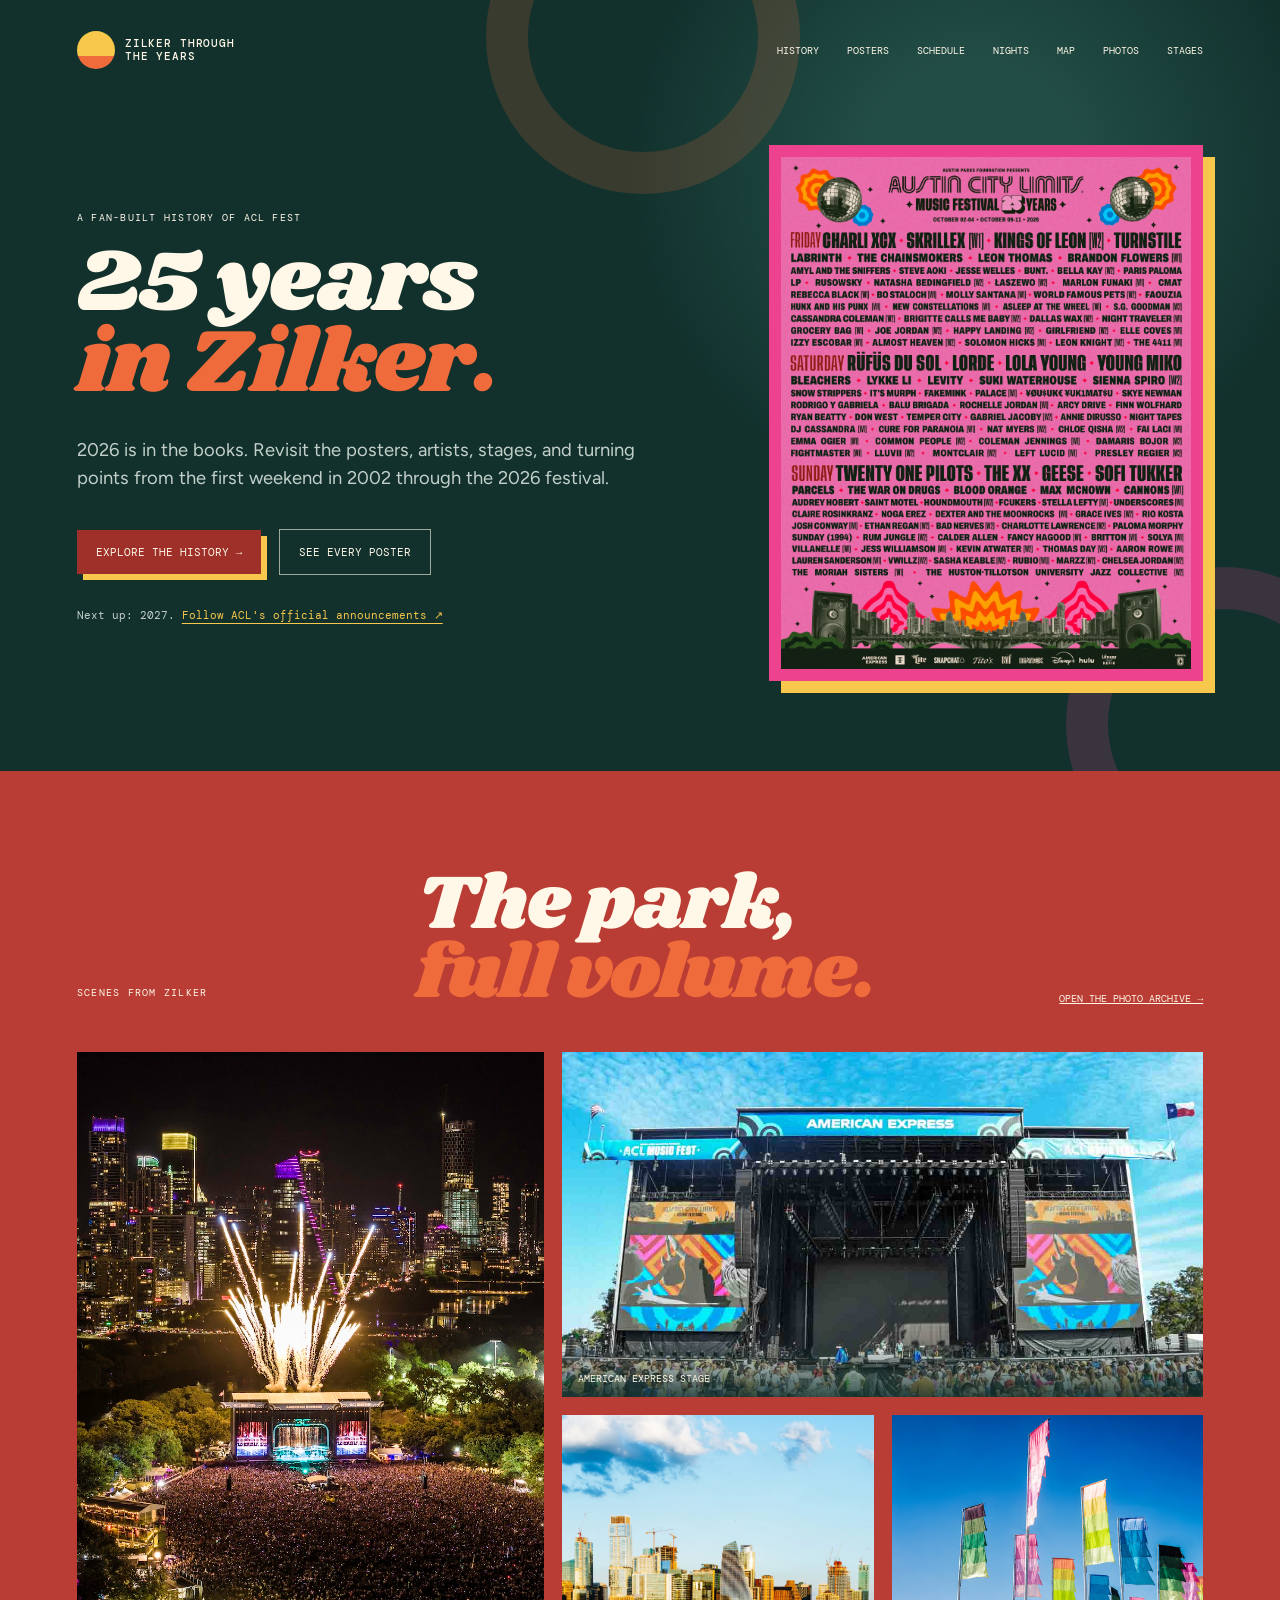
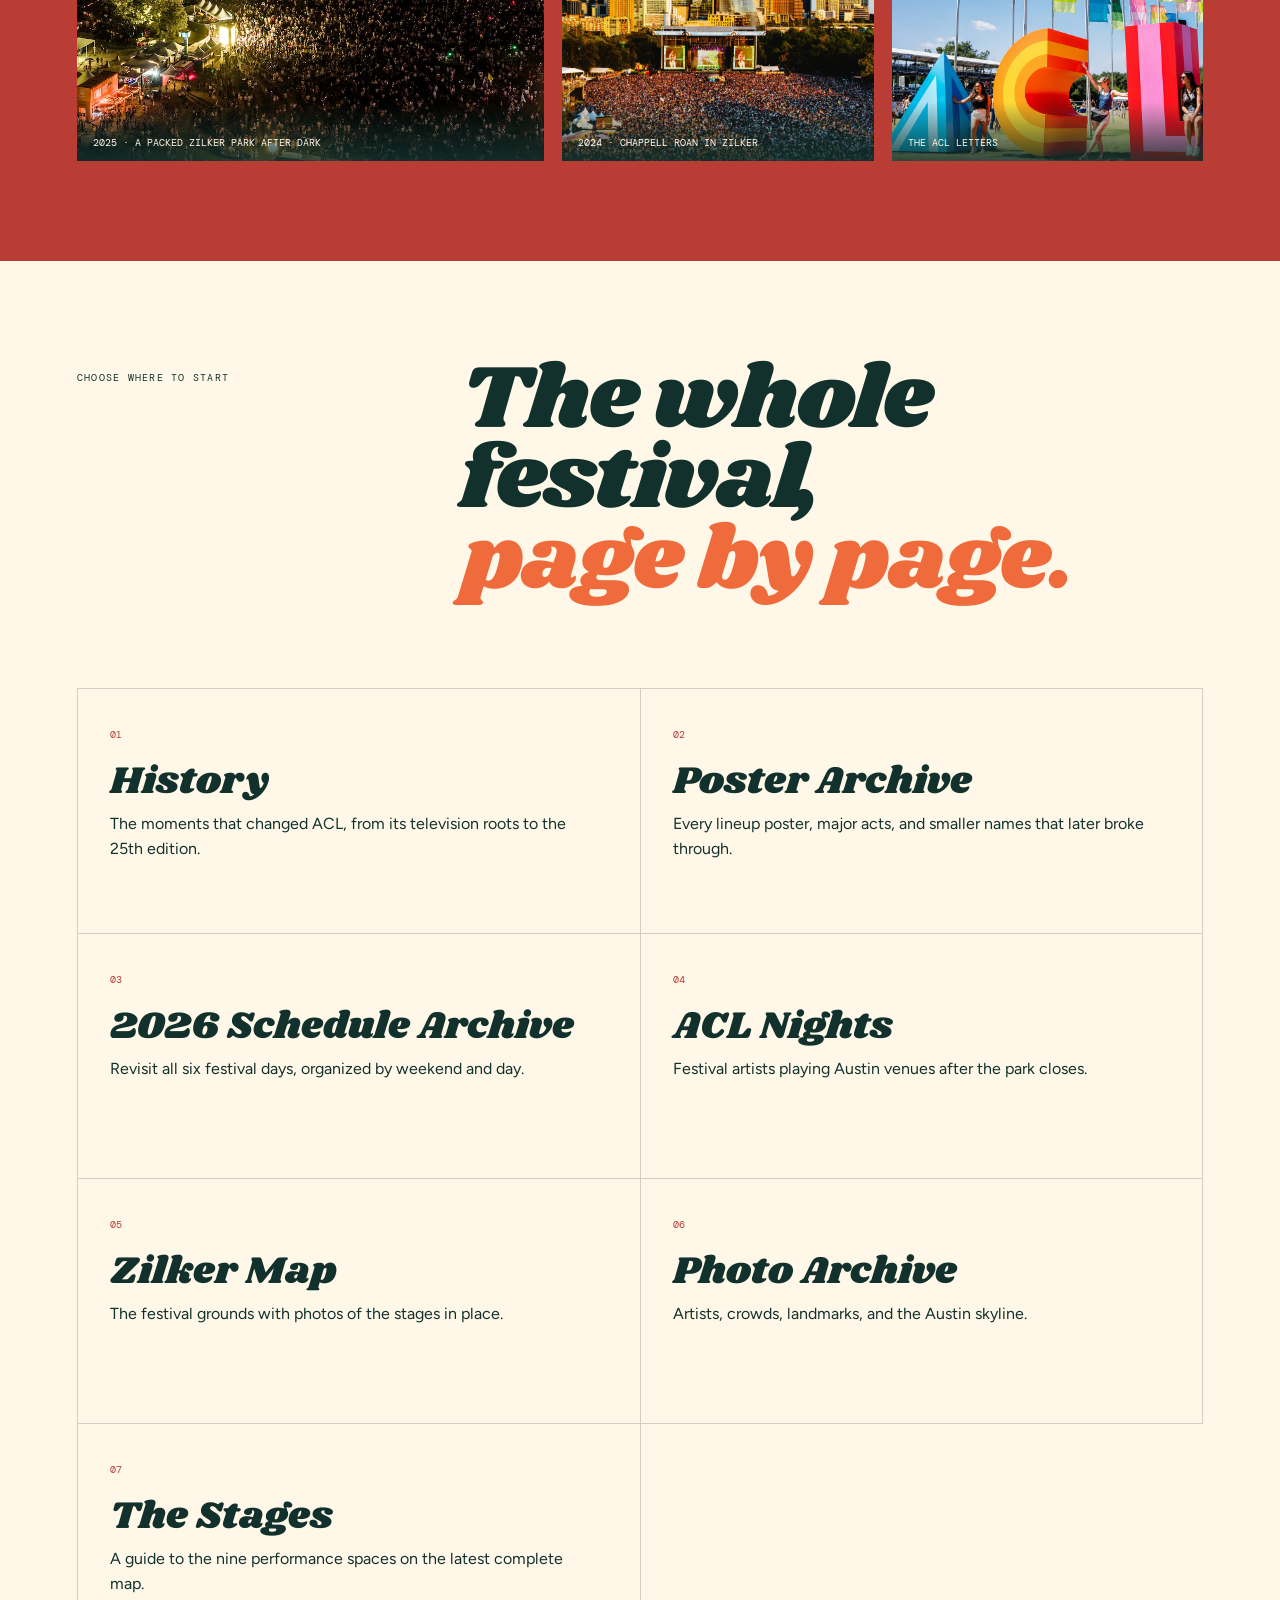
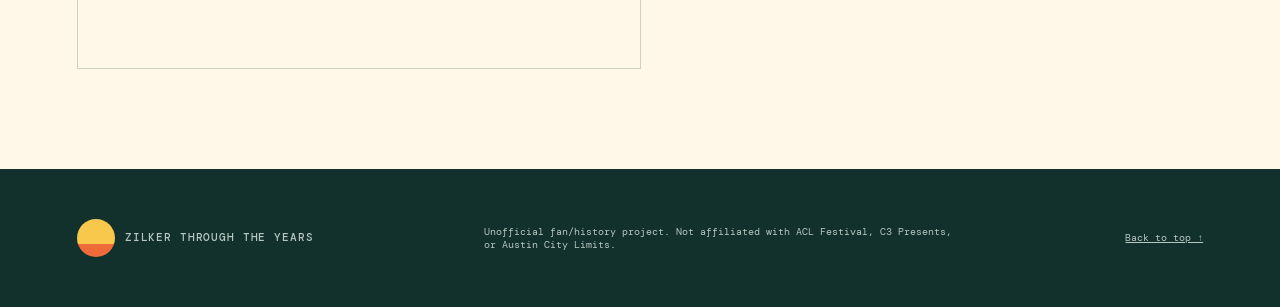
<file: index.html>
<!doctype html>
<html lang="en">
<head>
  <meta charset="utf-8"><meta name="viewport" content="width=device-width,initial-scale=1">
  <meta name="description" content="Explore 25 editions of Austin City Limits Music Festival through its history, posters, performers, stages, and Zilker Park.">
  <meta name="theme-color" content="#12312d"><title>Zilker Through the Years — ACL Festival History</title>
  <link rel="icon" href="images/acl/favicon.png"><link rel="apple-touch-icon" href="images/acl/apple-touch-icon.png">
  <link rel="preconnect" href="https://fonts.googleapis.com"><link rel="preconnect" href="https://fonts.gstatic.com" crossorigin>
  <link href="https://fonts.googleapis.com/css2?family=DM+Mono:wght@400;500&family=Figtree:wght@400;600;700&family=Shrikhand&display=swap" rel="stylesheet">
  <link rel="stylesheet" href="styles.css"><link rel="stylesheet" href="redesign.css"><link rel="stylesheet" href="pages.css">
  <script src="site.js" defer></script>
</head>
<body><a class="skip" href="#main">Skip to content</a>
<header><a class="brand" href="index.html"><i></i>Zilker Through<br>the Years</a><button id="menu" aria-expanded="false">Menu</button><nav><a href="history.html">History</a><a href="posters.html">Posters</a><a href="schedule.html">Schedule</a><a href="nights.html">Nights</a><a href="map.html">Map</a><a href="photos.html">Photos</a><a href="stages.html">Stages</a></nav></header>
<main id="main">
  <section class="hero" id="top"><div class="hero-copy"><p class="eyebrow">A fan-built history of ACL Fest</p><h1>25 years<br><em>in Zilker.</em></h1><p class="lead">2026 is in the books. Revisit the posters, artists, stages, and turning points from the first weekend in 2002 through the 2026 festival.</p><div class="hero-actions"><a class="button button-primary" href="history.html">Explore the history →</a><a class="button button-secondary" href="posters.html">See every poster</a></div><p class="season-note">Next up: 2027. <a href="https://www.aclfestival.com/" target="_blank" rel="noreferrer">Follow ACL's official announcements ↗</a></p></div><figure class="hero-poster"><img src="images/acl/acl-2026-lineup.webp" alt="ACL Festival 2026 25th anniversary lineup poster"></figure></section>
  <section class="home-gallery"><div class="home-gallery-head"><p class="eyebrow">Scenes from Zilker</p><h2>The park,<br><em>full volume.</em></h2><a href="photos.html">Open the photo archive →</a></div><div class="home-photo-grid"><figure class="home-photo-wide"><a href="images/acl/sabrina-carpenter-acl-2025-night.jpg" target="_blank"><img src="images/acl/sabrina-carpenter-acl-2025-night.jpg" alt="Sabrina Carpenter performing before a large nighttime ACL Festival crowd with fireworks over the Austin skyline"></a><figcaption>2025 · A packed Zilker Park after dark</figcaption></figure><figure><a href="images/acl/stage-american-express.jpg" target="_blank"><img src="images/acl/stage-american-express.jpg" alt="American Express Stage and festival crowd at ACL"></a><figcaption>American Express Stage</figcaption></figure><figure><a href="images/acl/chappell-roan-acl-2024.webp" target="_blank"><img src="images/acl/chappell-roan-acl-2024.webp" alt="Chappell Roan performing for a large crowd at ACL Festival 2024"></a><figcaption>2024 · Chappell Roan in Zilker</figcaption></figure><figure class="home-photo-landmark"><a href="images/acl/acl-letters-enhanced.png" target="_blank"><img src="images/acl/acl-letters-enhanced.png" alt="Colorful ACL letters on the festival grounds"></a><figcaption>The ACL letters</figcaption></figure></div></section>
  <section class="site-directory"><div class="directory-head"><p class="eyebrow">Choose where to start</p><h2>The whole festival,<br><em>page by page.</em></h2></div><div class="directory-grid">
    <a href="history.html"><span>01</span><h3>History</h3><p>The moments that changed ACL, from its television roots to the 25th edition.</p></a>
    <a href="posters.html"><span>02</span><h3>Poster Archive</h3><p>Every lineup poster, major acts, and smaller names that later broke through.</p></a>
    <a href="schedule.html"><span>03</span><h3>2026 Schedule Archive</h3><p>Revisit all six festival days, organized by weekend and day.</p></a>
    <a href="nights.html"><span>04</span><h3>ACL Nights</h3><p>Festival artists playing Austin venues after the park closes.</p></a>
    <a href="map.html"><span>05</span><h3>Zilker Map</h3><p>The festival grounds with photos of the stages in place.</p></a>
    <a href="photos.html"><span>06</span><h3>Photo Archive</h3><p>Artists, crowds, landmarks, and the Austin skyline.</p></a>
    <a href="stages.html"><span>07</span><h3>The Stages</h3><p>A guide to the nine performance spaces on the latest complete map.</p></a>
  </div></section>
</main>
<footer><a class="brand" href="index.html"><i></i>Zilker Through the Years</a><p>Unofficial fan/history project. Not affiliated with ACL Festival, C3 Presents, or Austin City Limits.</p><a href="#top">Back to top ↑</a></footer>
</body></html>
</file>
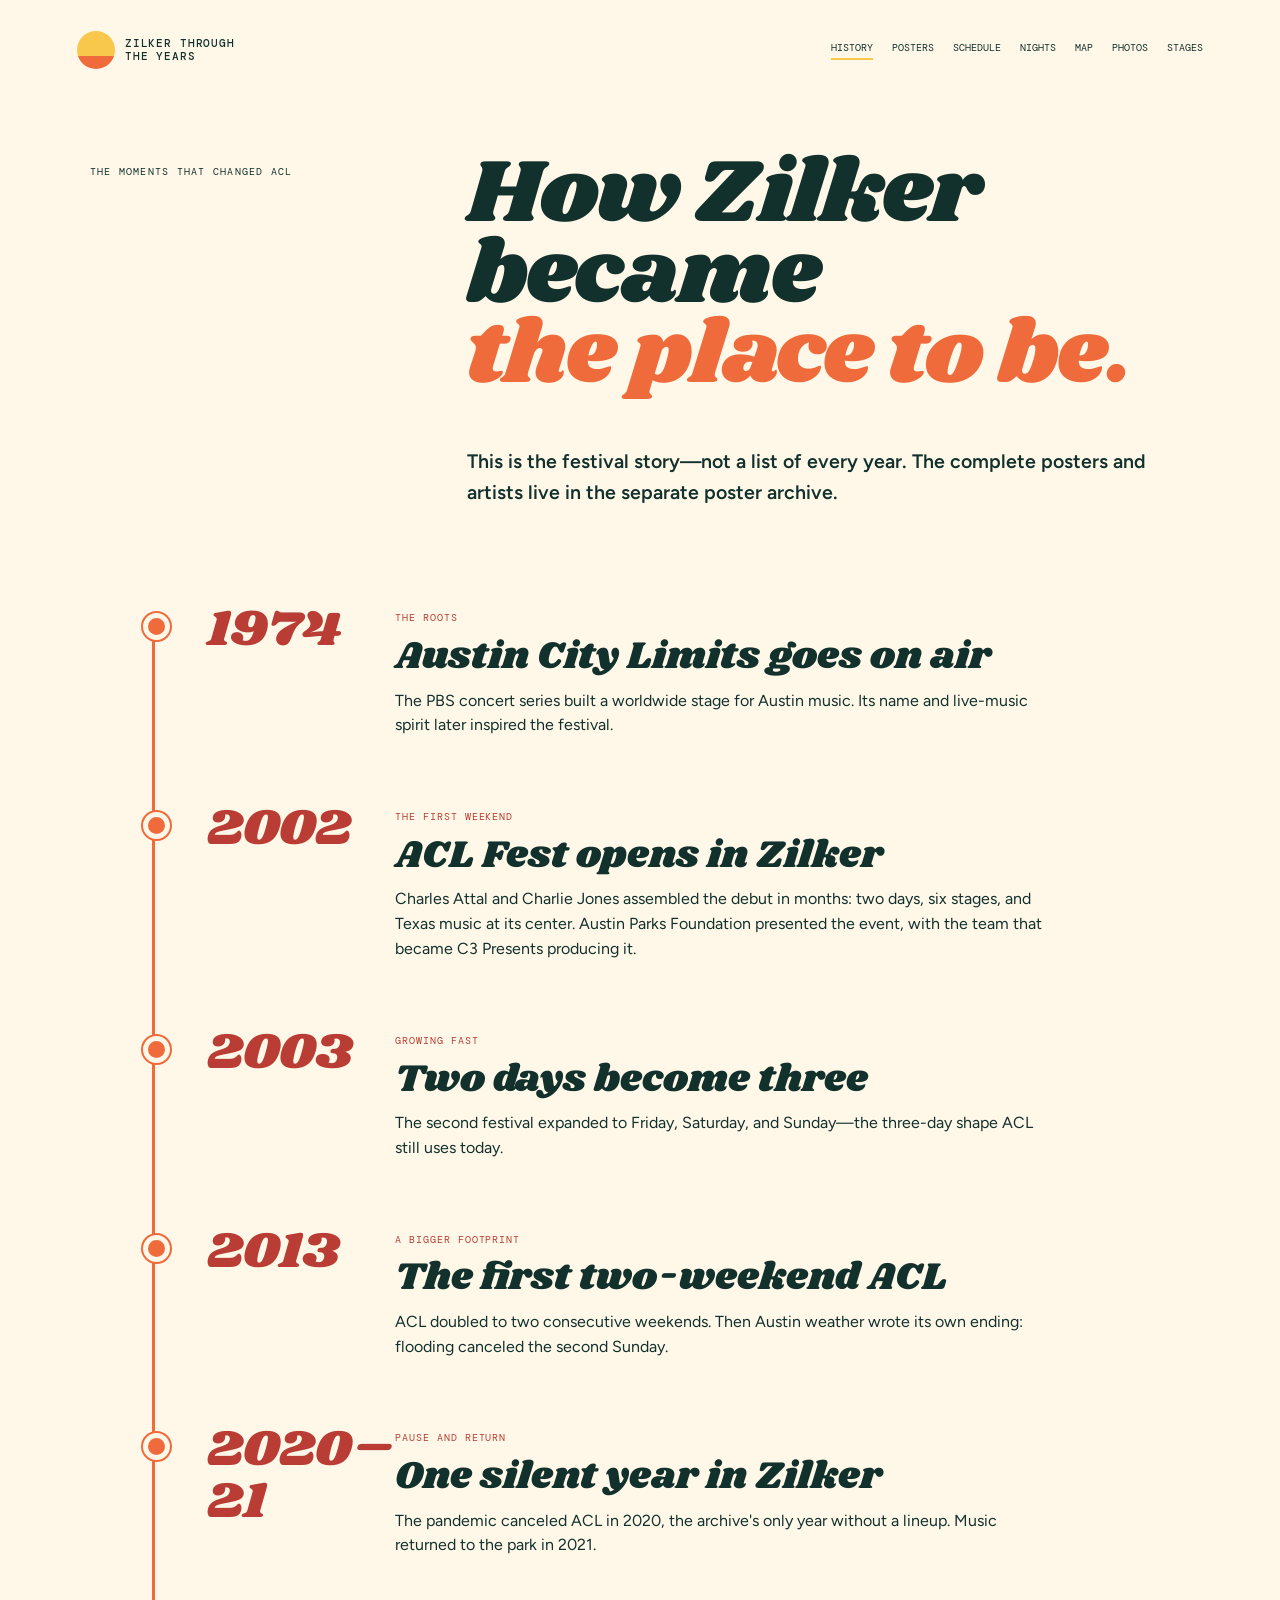
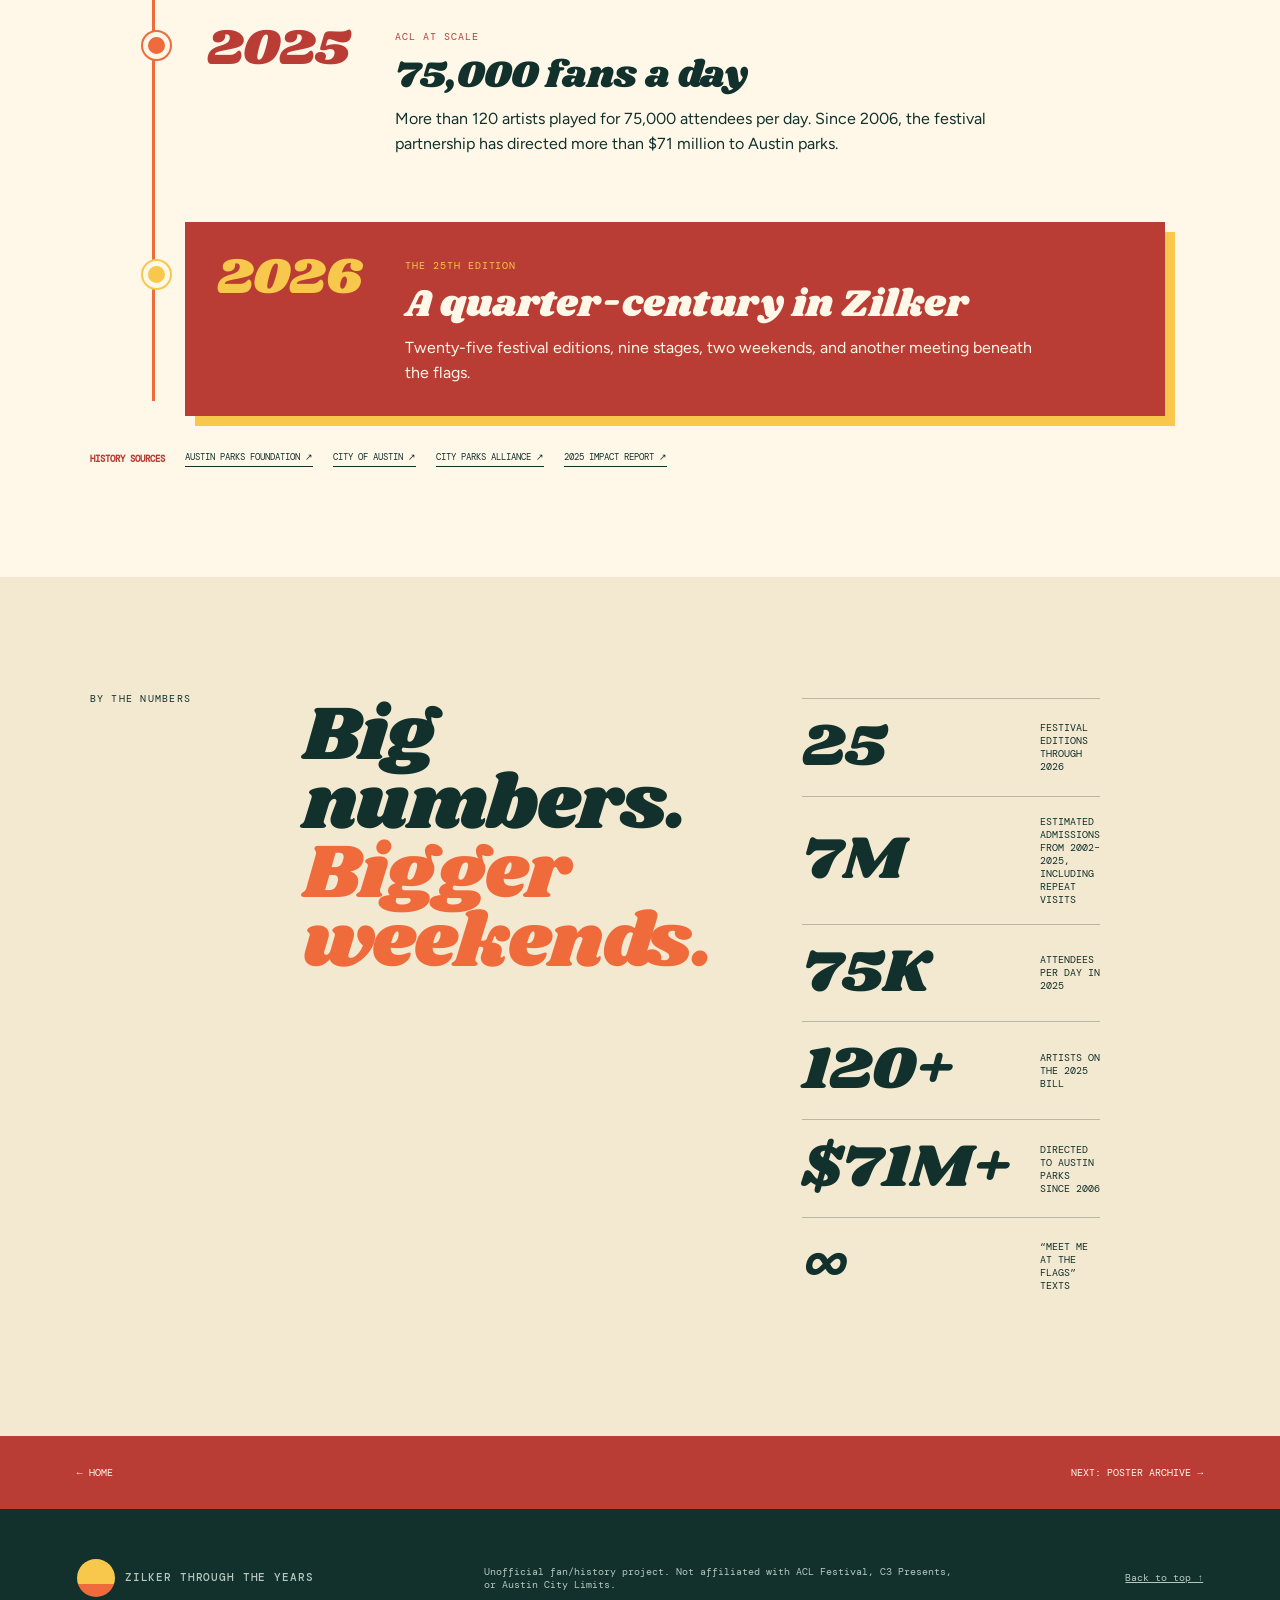
<file: history.html>
<!doctype html><html lang="en"><head><meta charset="utf-8"><meta name="viewport" content="width=device-width,initial-scale=1"><meta name="description" content="The history of Austin City Limits Music Festival, from its television roots to 25 editions in Zilker Park."><meta name="theme-color" content="#12312d"><title>History — Zilker Through the Years</title><link rel="icon" href="images/acl/favicon.png"><link rel="apple-touch-icon" href="images/acl/apple-touch-icon.png"><link rel="preconnect" href="https://fonts.googleapis.com"><link rel="preconnect" href="https://fonts.gstatic.com" crossorigin><link href="https://fonts.googleapis.com/css2?family=DM+Mono:wght@400;500&family=Figtree:wght@400;600;700&family=Shrikhand&display=swap" rel="stylesheet"><link rel="stylesheet" href="styles.css"><link rel="stylesheet" href="history.css"><link rel="stylesheet" href="redesign.css"><link rel="stylesheet" href="pages.css"><script src="site.js" defer></script></head>
<body class="inner-page history-page"><a class="skip" href="#main">Skip to history</a><header><a class="brand" href="index.html"><i></i>Zilker Through<br>the Years</a><button id="menu" aria-expanded="false">Menu</button><nav><a aria-current="page" href="history.html">History</a><a href="posters.html">Posters</a><a href="schedule.html">Schedule</a><a href="nights.html">Nights</a><a href="map.html">Map</a><a href="photos.html">Photos</a><a href="stages.html">Stages</a></nav></header>
<main id="main"><section class="history" id="top"><div class="history-lead"><p class="eyebrow">The moments that changed ACL</p><h2>How Zilker became<br><em>the place to be.</em></h2><p class="history-intro">This is the festival story—not a list of every year. The complete posters and artists live in the separate poster archive.</p></div><div class="history-timeline"><article><time>1974</time><div><span>The roots</span><h3>Austin City Limits goes on air</h3><p>The PBS concert series built a worldwide stage for Austin music. Its name and live-music spirit later inspired the festival.</p></div></article><article><time>2002</time><div><span>The first weekend</span><h3>ACL Fest opens in Zilker</h3><p>Charles Attal and Charlie Jones assembled the debut in months: two days, six stages, and Texas music at its center. Austin Parks Foundation presented the event, with the team that became C3 Presents producing it.</p></div></article><article><time>2003</time><div><span>Growing fast</span><h3>Two days become three</h3><p>The second festival expanded to Friday, Saturday, and Sunday—the three-day shape ACL still uses today.</p></div></article><article><time>2013</time><div><span>A bigger footprint</span><h3>The first two-weekend ACL</h3><p>ACL doubled to two consecutive weekends. Then Austin weather wrote its own ending: flooding canceled the second Sunday.</p></div></article><article><time>2020–21</time><div><span>Pause and return</span><h3>One silent year in Zilker</h3><p>The pandemic canceled ACL in 2020, the archive's only year without a lineup. Music returned to the park in 2021.</p></div></article><article><time>2025</time><div><span>ACL at scale</span><h3>75,000 fans a day</h3><p>More than 120 artists played for 75,000 attendees per day. Since 2006, the festival partnership has directed more than $71 million to Austin parks.</p></div></article><article class="history-now"><time>2026</time><div><span>The 25th edition</span><h3>A quarter-century in Zilker</h3><p>Twenty-five festival editions, nine stages, two weekends, and another meeting beneath the flags.</p></div></article></div><div class="history-sources"><strong>History sources</strong><a href="https://austinparks.org/wp-content/uploads/2022/12/Austin-Parks-Foundation-12-31-2021-Audit-FS.pdf" target="_blank" rel="noreferrer">Austin Parks Foundation ↗</a><a href="https://www.austintexas.gov/parks/zilker-park-vision-plan-faq" target="_blank" rel="noreferrer">City of Austin ↗</a><a href="https://cityparksalliance.org/greater-greener/session/peer-conversation-how-a-unique-music-festival-partnership-has-generated-over-70m-for-austins-parks/" target="_blank" rel="noreferrer">City Parks Alliance ↗</a><a href="https://www.fox7austin.com/news/acl-music-festival-2025-economic-impact" target="_blank" rel="noreferrer">2025 impact report ↗</a></div></section><section class="numbers"><p class="eyebrow">By the numbers</p><div><h2>Big numbers.<br><em>Bigger weekends.</em></h2><dl><div><dt>25</dt><dd>Festival editions through 2026</dd></div><div><dt>7M</dt><dd>Estimated admissions from 2002–2025, including repeat visits</dd></div><div><dt>75K</dt><dd>Attendees per day in 2025</dd></div><div><dt>120+</dt><dd>Artists on the 2025 bill</dd></div><div><dt>$71M+</dt><dd>Directed to Austin parks since 2006</dd></div><div><dt>∞</dt><dd>“Meet me at the flags” texts</dd></div></dl></div></section><div class="page-next"><a href="index.html">← Home</a><a href="posters.html">Next: Poster archive →</a></div></main>
<footer><a class="brand" href="index.html"><i></i>Zilker Through the Years</a><p>Unofficial fan/history project. Not affiliated with ACL Festival, C3 Presents, or Austin City Limits.</p><a href="#top">Back to top ↑</a></footer></body></html>
</file>
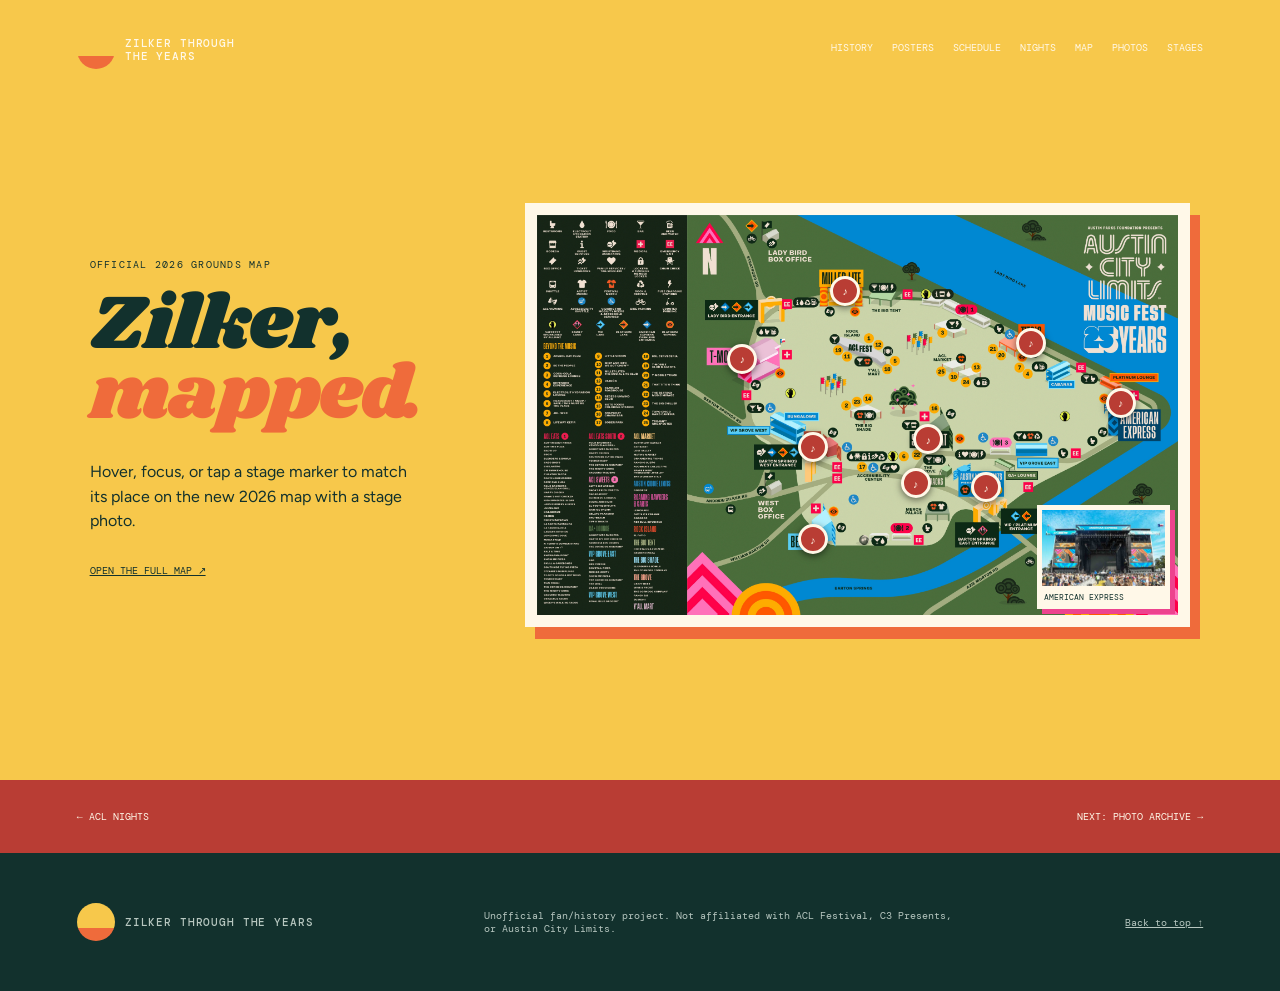
<file: map.html>
<!doctype html><html lang="en"><head><meta charset="utf-8"><meta name="viewport" content="width=device-width,initial-scale=1"><meta name="description" content="Explore the ACL Festival map of Zilker Park and preview each stage."><meta name="theme-color" content="#12312d"><title>Zilker Map — Zilker Through the Years</title><link rel="icon" href="images/acl/favicon.png"><link rel="apple-touch-icon" href="images/acl/apple-touch-icon.png"><link rel="preconnect" href="https://fonts.googleapis.com"><link rel="preconnect" href="https://fonts.gstatic.com" crossorigin><link href="https://fonts.googleapis.com/css2?family=DM+Mono:wght@400;500&family=Figtree:wght@400;600;700&family=Shrikhand&display=swap" rel="stylesheet"><link rel="stylesheet" href="styles.css"><link rel="stylesheet" href="redesign.css"><link rel="stylesheet" href="pages.css"><script src="site.js" defer></script><script src="map.js" defer></script></head>
<body class="inner-page"><a class="skip" href="#main">Skip to map</a><header><a class="brand" href="index.html"><i></i>Zilker Through<br>the Years</a><button id="menu" aria-expanded="false">Menu</button><nav><a href="history.html">History</a><a href="posters.html">Posters</a><a href="schedule.html">Schedule</a><a href="nights.html">Nights</a><a aria-current="page" href="map.html">Map</a><a href="photos.html">Photos</a><a href="stages.html">Stages</a></nav></header>
<main id="main"><section class="map" id="top"><div><p class="eyebrow">Official 2026 grounds map</p><h2>Zilker,<br><em>mapped.</em></h2><p>Hover, focus, or tap a stage marker to match its place on the new 2026 map with a stage photo.</p><a class="map-full-link" href="images/acl/acl-2026-map.jpg" target="_blank">Open the full map ↗</a></div><div class="map-interactive"><img src="images/acl/acl-2026-map.jpg" alt="Official ACL Festival 2026 map of Zilker Park"><div class="map-hotspots" aria-label="Stages on the 2026 ACL Festival map"></div><figure class="map-preview"><img src="images/acl/stage-american-express.jpg" alt="American Express stage"><figcaption>American Express</figcaption></figure></div></section><div class="page-next"><a href="nights.html">← ACL Nights</a><a href="photos.html">Next: Photo archive →</a></div></main>
<footer><a class="brand" href="index.html"><i></i>Zilker Through the Years</a><p>Unofficial fan/history project. Not affiliated with ACL Festival, C3 Presents, or Austin City Limits.</p><a href="#top">Back to top ↑</a></footer></body></html>
</file>
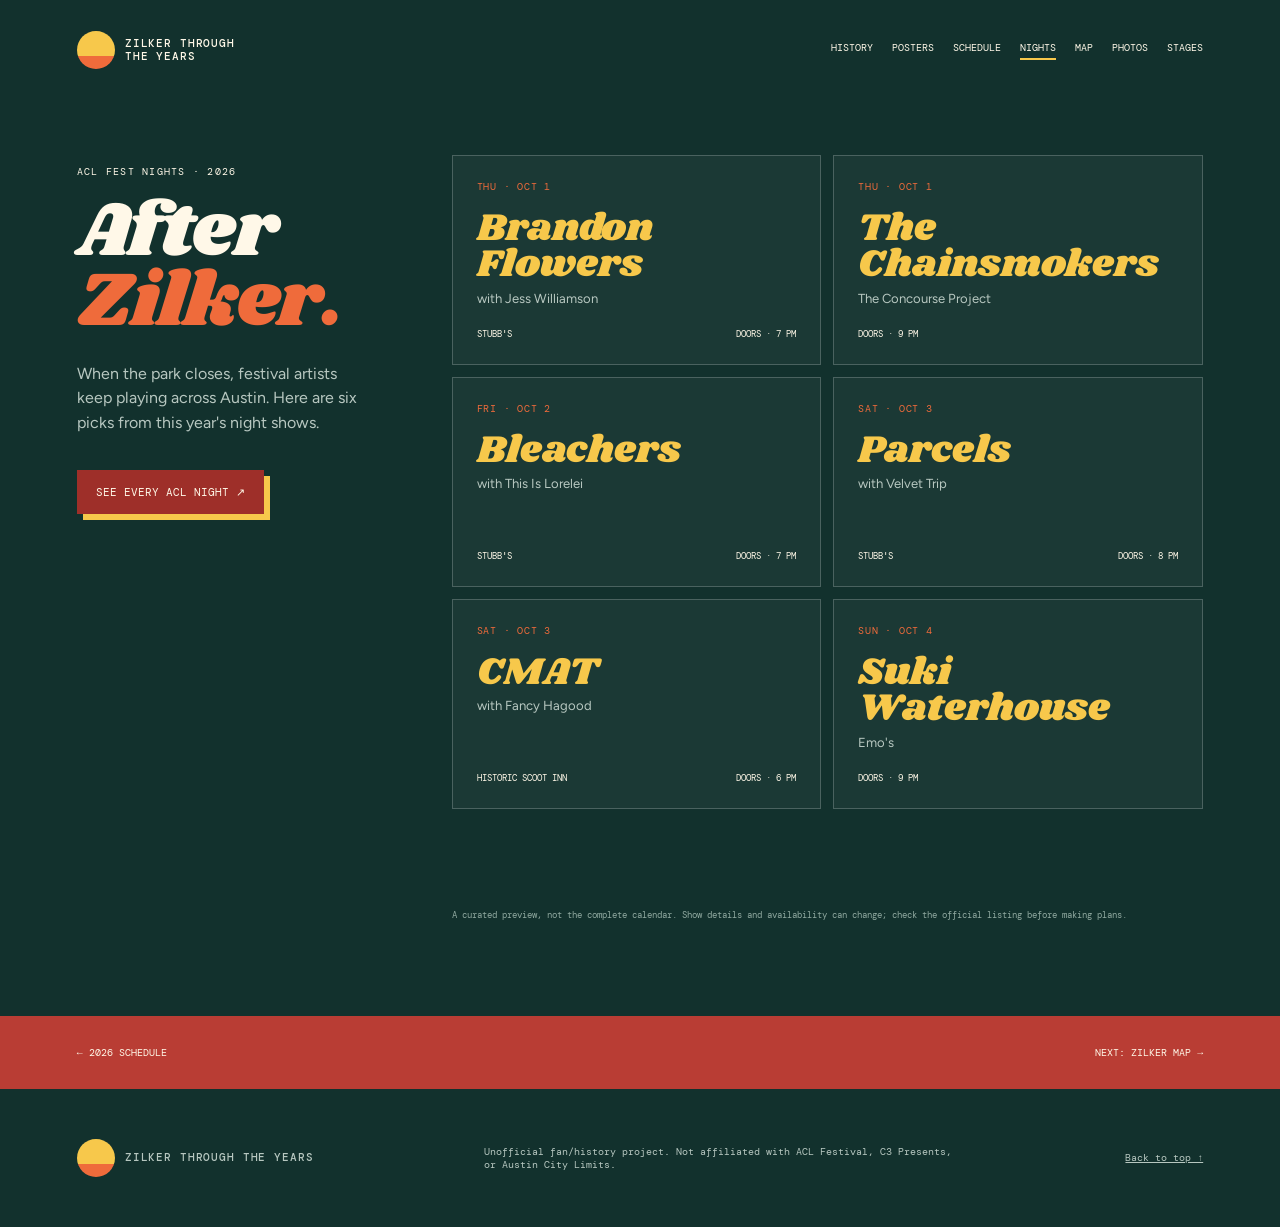
<file: nights.html>
<!doctype html><html lang="en"><head><meta charset="utf-8"><meta name="viewport" content="width=device-width,initial-scale=1"><meta name="description" content="A curated guide to ACL Fest Nights 2026 across Austin music venues."><meta name="theme-color" content="#12312d"><title>ACL Fest Nights — Zilker Through the Years</title><link rel="icon" href="images/acl/favicon.png"><link rel="apple-touch-icon" href="images/acl/apple-touch-icon.png"><link rel="preconnect" href="https://fonts.googleapis.com"><link rel="preconnect" href="https://fonts.gstatic.com" crossorigin><link href="https://fonts.googleapis.com/css2?family=DM+Mono:wght@400;500&family=Figtree:wght@400;600;700&family=Shrikhand&display=swap" rel="stylesheet"><link rel="stylesheet" href="styles.css"><link rel="stylesheet" href="redesign.css"><link rel="stylesheet" href="pages.css"><script src="site.js" defer></script></head>
<body class="inner-page"><a class="skip" href="#main">Skip to ACL Nights</a><header><a class="brand" href="index.html"><i></i>Zilker Through<br>the Years</a><button id="menu" aria-expanded="false">Menu</button><nav><a href="history.html">History</a><a href="posters.html">Posters</a><a href="schedule.html">Schedule</a><a aria-current="page" href="nights.html">Nights</a><a href="map.html">Map</a><a href="photos.html">Photos</a><a href="stages.html">Stages</a></nav></header>
<main id="main"><section class="nights" id="top"><div class="nights-intro"><p class="eyebrow">ACL Fest Nights · 2026</p><h2>After<br><em>Zilker.</em></h2><p>When the park closes, festival artists keep playing across Austin. Here are six picks from this year's night shows.</p><a class="button button-primary" href="https://www.aclfestival.com/page/nights" target="_blank" rel="noreferrer">See every ACL Night ↗</a></div><div class="night-grid"><article><time datetime="2026-10-01">Thu · Oct 1</time><h3>Brandon Flowers</h3><p>with Jess Williamson</p><footer><span>Stubb's</span><span>Doors · 7 PM</span></footer></article><article><time datetime="2026-10-01">Thu · Oct 1</time><h3>The Chainsmokers</h3><p>The Concourse Project</p><footer><span>Doors · 9 PM</span></footer></article><article><time datetime="2026-10-02">Fri · Oct 2</time><h3>Bleachers</h3><p>with This Is Lorelei</p><footer><span>Stubb's</span><span>Doors · 7 PM</span></footer></article><article><time datetime="2026-10-03">Sat · Oct 3</time><h3>Parcels</h3><p>with Velvet Trip</p><footer><span>Stubb's</span><span>Doors · 8 PM</span></footer></article><article><time datetime="2026-10-03">Sat · Oct 3</time><h3>CMAT</h3><p>with Fancy Hagood</p><footer><span>Historic Scoot Inn</span><span>Doors · 6 PM</span></footer></article><article><time datetime="2026-10-04">Sun · Oct 4</time><h3>Suki Waterhouse</h3><p>Emo's</p><footer><span>Doors · 9 PM</span></footer></article></div><p class="nights-note">A curated preview, not the complete calendar. Show details and availability can change; check the official listing before making plans.</p></section><div class="page-next"><a href="schedule.html">← 2026 schedule</a><a href="map.html">Next: Zilker map →</a></div></main>
<footer><a class="brand" href="index.html"><i></i>Zilker Through the Years</a><p>Unofficial fan/history project. Not affiliated with ACL Festival, C3 Presents, or Austin City Limits.</p><a href="#top">Back to top ↑</a></footer></body></html>
</file>
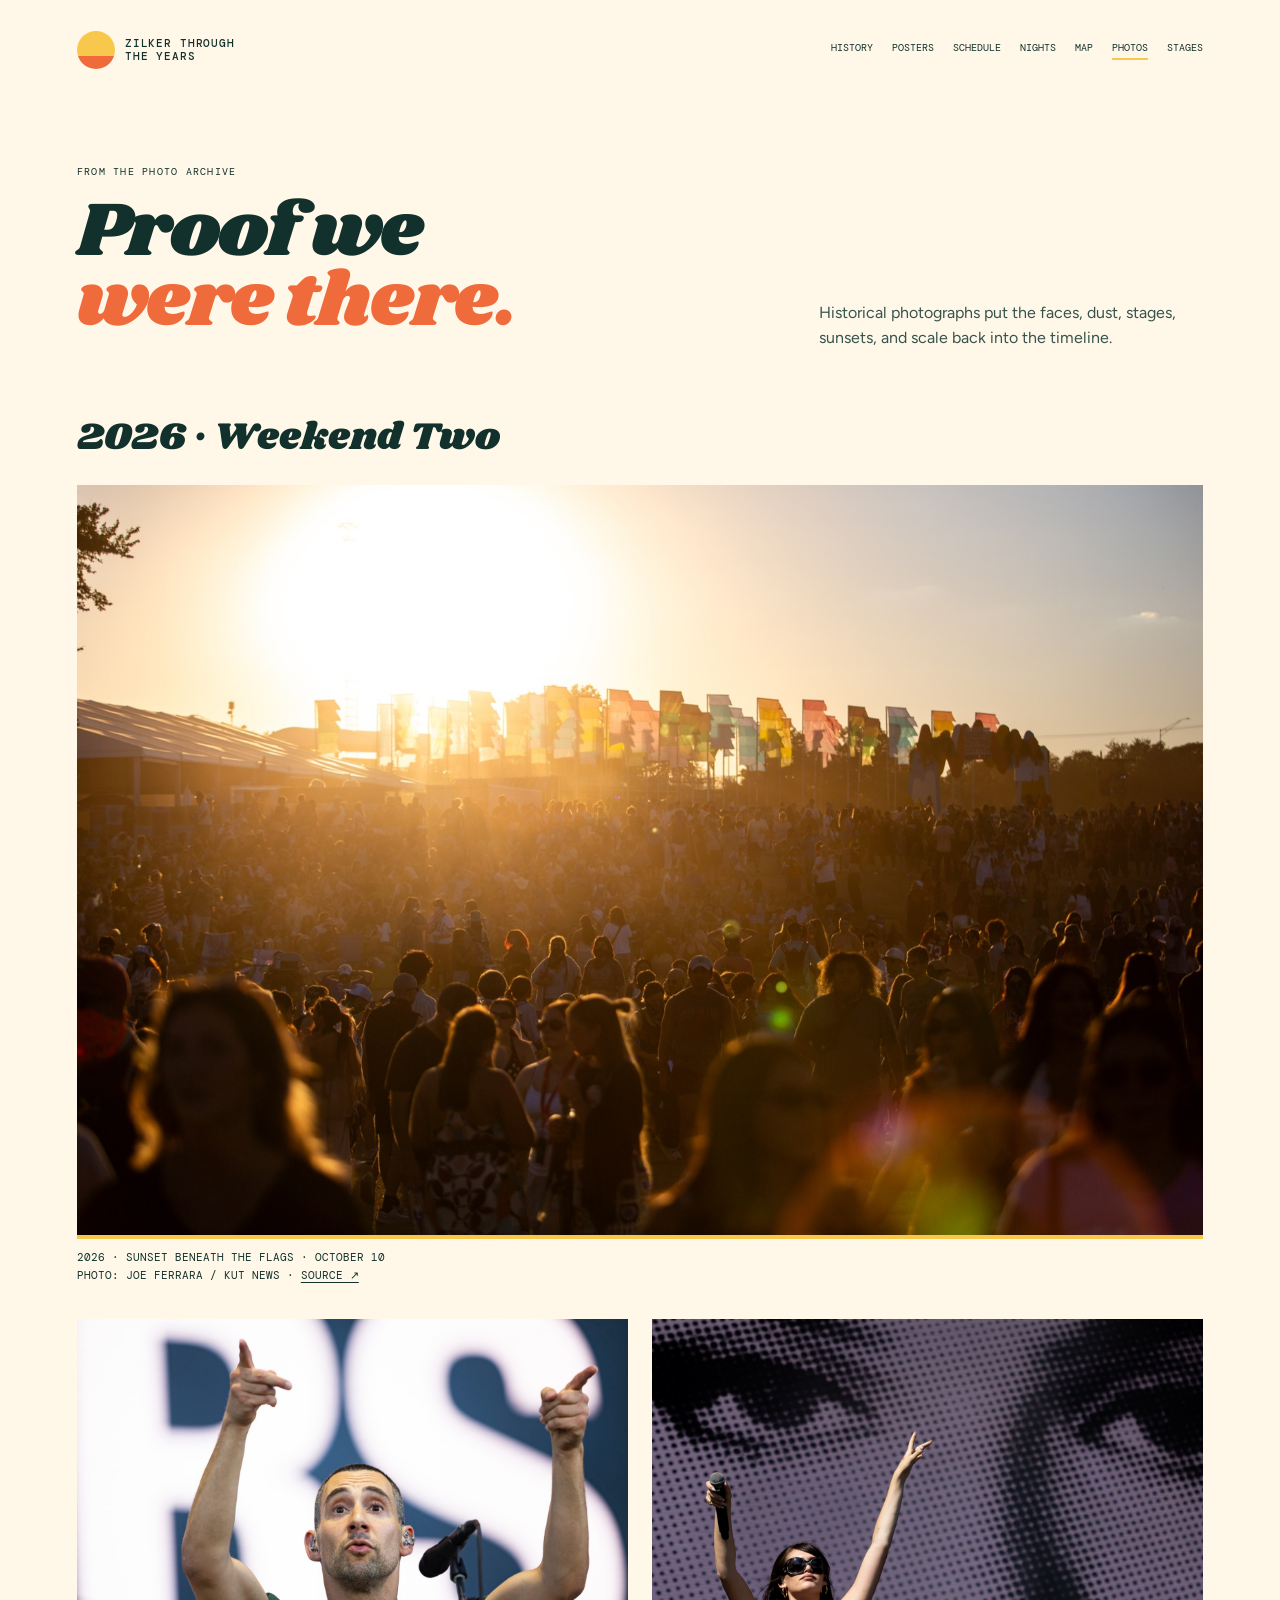
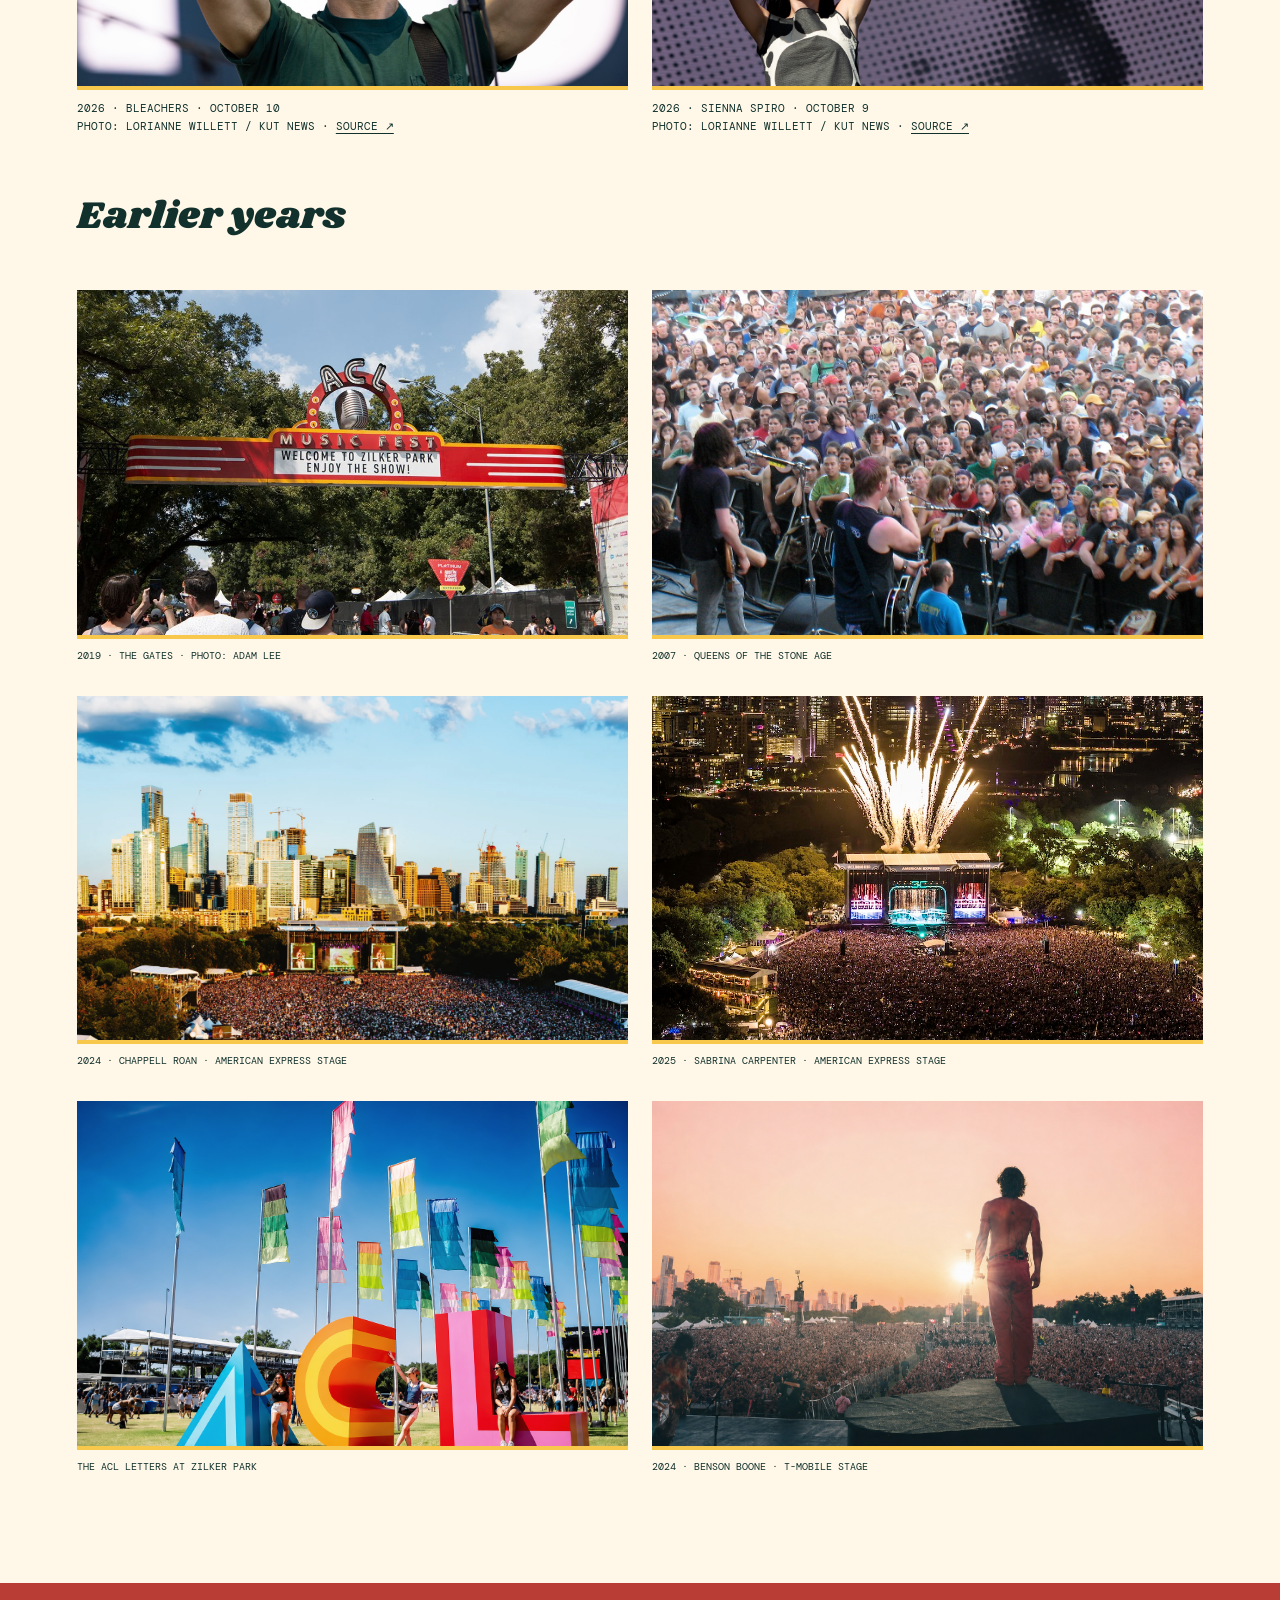
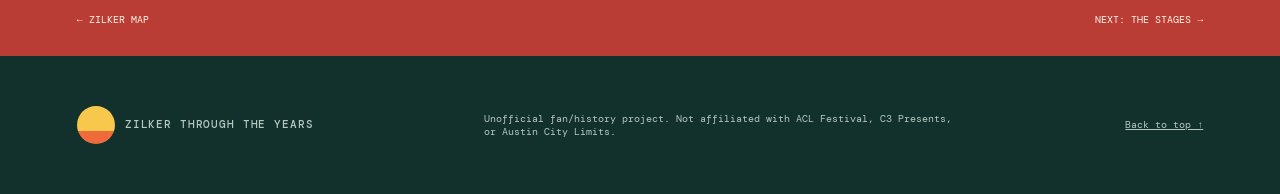
<file: photos.html>
<!doctype html><html lang="en"><head><meta charset="utf-8"><meta name="viewport" content="width=device-width,initial-scale=1"><meta name="description" content="Photographs from Austin City Limits Music Festival through the years."><meta name="theme-color" content="#12312d"><title>Photo Archive — Zilker Through the Years</title><link rel="icon" href="images/acl/favicon.png"><link rel="apple-touch-icon" href="images/acl/apple-touch-icon.png"><link rel="preconnect" href="https://fonts.googleapis.com"><link rel="preconnect" href="https://fonts.gstatic.com" crossorigin><link href="https://fonts.googleapis.com/css2?family=DM+Mono:wght@400;500&family=Figtree:wght@400;600;700&family=Shrikhand&display=swap" rel="stylesheet"><link rel="stylesheet" href="styles.css"><link rel="stylesheet" href="redesign.css"><link rel="stylesheet" href="pages.css?v=20261026"><script src="site.js" defer></script></head>
<body class="inner-page photos-page"><a class="skip" href="#main">Skip to photos</a><header><a class="brand" href="index.html"><i></i>Zilker Through<br>the Years</a><button id="menu" aria-expanded="false">Menu</button><nav><a href="history.html">History</a><a href="posters.html">Posters</a><a href="schedule.html">Schedule</a><a href="nights.html">Nights</a><a href="map.html">Map</a><a aria-current="page" href="photos.html">Photos</a><a href="stages.html">Stages</a></nav></header>
<main id="main"><section class="photos" id="top"><div class="section-head"><div><p class="eyebrow">From the photo archive</p><h2>Proof we<br><em>were there.</em></h2></div><p>Historical photographs put the faces, dust, stages, sunsets, and scale back into the timeline.</p></div><h3 class="photo-year-heading">2026 · Weekend Two</h3>
<div class="photo-grid photo-grid-2026">
  <figure class="photo-wide">
    <a href="images/acl/zilker-crowd-sunset-acl-2026.jpg" target="_blank" rel="noopener" aria-label="Open the 2026 sunset crowd photo full size"><img src="images/acl/zilker-crowd-sunset-acl-2026.jpg" alt="Festivalgoers beneath the colorful flags in golden sunset light at ACL 2026" width="1600" height="1066" decoding="async"></a>
    <figcaption>2026 · Sunset beneath the flags · October 10<span class="photo-credit">Photo: Joe Ferrara / KUT News · <a href="https://www.kut.org/austin/2026-10-12/austin-tx-acl-fest-photos-best-highlights-festival-zilker-park" target="_blank" rel="noreferrer">Source ↗</a></span></figcaption>
  </figure>
  <figure>
    <a href="images/acl/bleachers-acl-2026.jpg" target="_blank" rel="noopener" aria-label="Open the 2026 Bleachers photo full size"><img src="images/acl/bleachers-acl-2026.jpg" alt="Jack Antonoff of Bleachers pointing toward the crowd during ACL 2026" width="1600" height="1066" loading="lazy" decoding="async"></a>
    <figcaption>2026 · Bleachers · October 10<span class="photo-credit">Photo: Lorianne Willett / KUT News · <a href="https://www.kut.org/austin/2026-10-12/austin-tx-acl-fest-photos-best-highlights-festival-zilker-park" target="_blank" rel="noreferrer">Source ↗</a></span></figcaption>
  </figure>
  <figure>
    <a href="images/acl/sienna-spiro-acl-2026.jpg" target="_blank" rel="noopener" aria-label="Open the 2026 Sienna Spiro photo full size"><img src="images/acl/sienna-spiro-acl-2026.jpg" alt="Sienna Spiro raising her hands onstage at ACL 2026" width="1600" height="1066" loading="lazy" decoding="async"></a>
    <figcaption>2026 · Sienna Spiro · October 9<span class="photo-credit">Photo: Lorianne Willett / KUT News · <a href="https://www.kut.org/austin/2026-10-12/austin-tx-acl-fest-photos-best-highlights-festival-zilker-park" target="_blank" rel="noreferrer">Source ↗</a></span></figcaption>
  </figure>
</div>
<h3 class="photo-year-heading">Earlier years</h3>
<div class="photo-grid"><figure><a href="images/acl/acl-entrance-2019.jpg" target="_blank"><img src="images/acl/acl-entrance-2019.jpg" alt="ACL Festival entrance in 2019"></a><figcaption>2019 · The gates · Photo: Adam Lee</figcaption></figure><figure><a href="images/acl/qotsa-acl-2007.jpg" target="_blank"><img src="images/acl/qotsa-acl-2007.jpg" alt="Queens of the Stone Age at ACL in 2007"></a><figcaption>2007 · Queens of the Stone Age</figcaption></figure><figure><a href="images/acl/chappell-roan-acl-2024.webp" target="_blank"><img src="images/acl/chappell-roan-acl-2024.webp" alt="Chappell Roan at ACL 2024"></a><figcaption>2024 · Chappell Roan · American Express stage</figcaption></figure><figure><a href="images/acl/sabrina-carpenter-acl-2025-night.jpg" target="_blank"><img src="images/acl/sabrina-carpenter-acl-2025-night.jpg" alt="Sabrina Carpenter and fireworks at ACL 2025"></a><figcaption>2025 · Sabrina Carpenter · American Express stage</figcaption></figure><figure><a href="images/acl/acl-letters-enhanced.png" target="_blank"><img src="images/acl/acl-letters-enhanced.png" alt="Colorful ACL letters"></a><figcaption>The ACL letters at Zilker Park</figcaption></figure><figure><a href="images/acl/benson-boone-acl-2024-enhanced.png" target="_blank"><img src="images/acl/benson-boone-acl-2024-enhanced.png" alt="Benson Boone at the T-Mobile stage in 2024"></a><figcaption>2024 · Benson Boone · T-Mobile stage</figcaption></figure></div></section><div class="page-next"><a href="map.html">← Zilker map</a><a href="stages.html">Next: The stages →</a></div></main>
<footer><a class="brand" href="index.html"><i></i>Zilker Through the Years</a><p>Unofficial fan/history project. Not affiliated with ACL Festival, C3 Presents, or Austin City Limits.</p><a href="#top">Back to top ↑</a></footer></body></html>
</file>
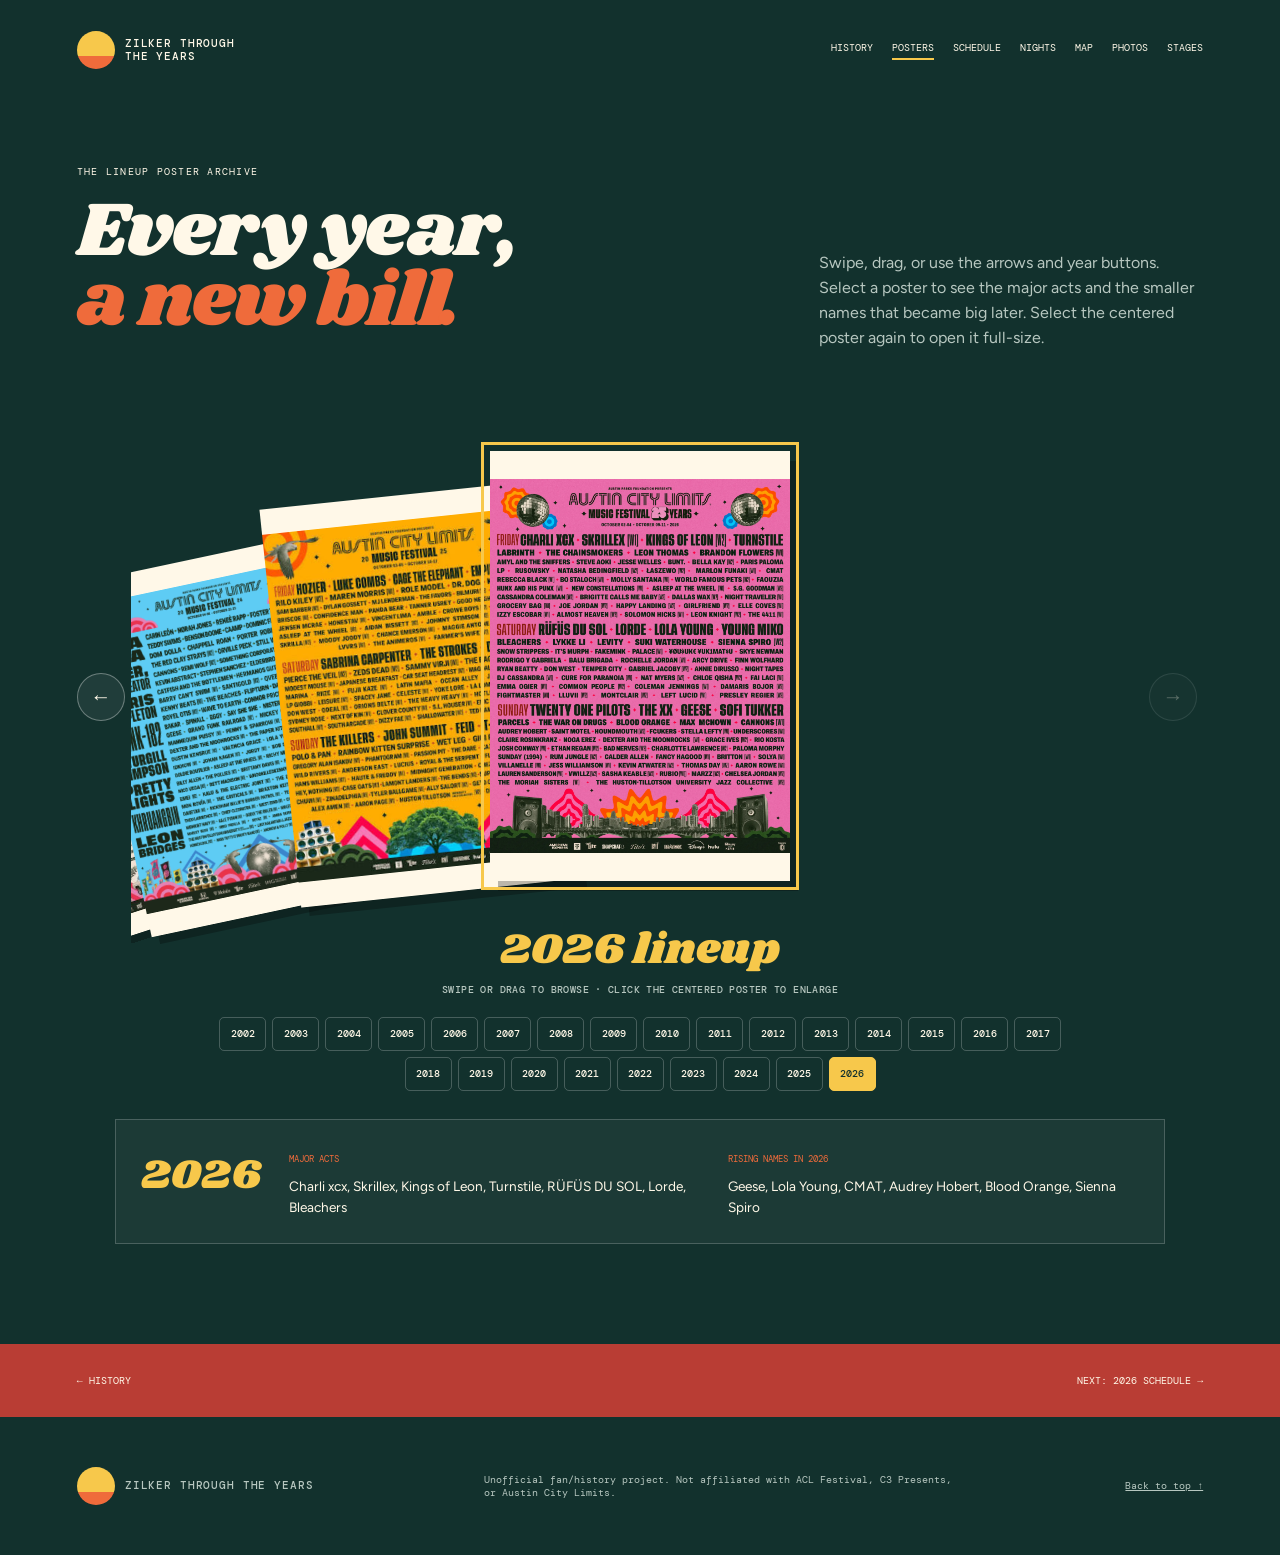
<file: posters.html>
<!doctype html><html lang="en"><head><meta charset="utf-8"><meta name="viewport" content="width=device-width,initial-scale=1"><meta name="description" content="Every Austin City Limits Music Festival lineup poster from 2002 through 2026."><meta name="theme-color" content="#12312d"><title>Poster Archive — Zilker Through the Years</title><link rel="icon" href="images/acl/favicon.png"><link rel="apple-touch-icon" href="images/acl/apple-touch-icon.png"><link rel="preconnect" href="https://fonts.googleapis.com"><link rel="preconnect" href="https://fonts.gstatic.com" crossorigin><link href="https://fonts.googleapis.com/css2?family=DM+Mono:wght@400;500&family=Figtree:wght@400;600;700&family=Shrikhand&display=swap" rel="stylesheet"><link rel="stylesheet" href="styles.css"><link rel="stylesheet" href="redesign.css"><link rel="stylesheet" href="pages.css"><link rel="stylesheet" href="fan.css?v=20261022"><script src="script.js?v=20261022" defer></script></head>
<body class="inner-page"><a class="skip" href="#main">Skip to posters</a><header><a class="brand" href="index.html"><i></i>Zilker Through<br>the Years</a><button id="menu" aria-expanded="false">Menu</button><nav><a href="history.html">History</a><a aria-current="page" href="posters.html">Posters</a><a href="schedule.html">Schedule</a><a href="nights.html">Nights</a><a href="map.html">Map</a><a href="photos.html">Photos</a><a href="stages.html">Stages</a></nav></header>
<main id="main"><section class="posters" id="top"><div class="section-head"><div><p class="eyebrow">The lineup poster archive</p><h2>Every year,<br><em>a new bill.</em></h2></div><p>Swipe, drag, or use the arrows and year buttons. Select a poster to see the major acts and the smaller names that became big later. Select the centered poster again to open it full-size.</p></div><div class="controls"><button id="prev" aria-label="Previous poster">←</button><div id="posterTrack" class="poster-track"></div><button id="next" aria-label="Next poster">→</button></div><div id="posterCaption" class="poster-caption"></div><div id="lineupDetails" class="lineup-details"></div></section><div class="page-next"><a href="history.html">← History</a><a href="schedule.html">Next: 2026 schedule →</a></div></main>
<footer><a class="brand" href="index.html"><i></i>Zilker Through the Years</a><p>Unofficial fan/history project. Not affiliated with ACL Festival, C3 Presents, or Austin City Limits.</p><a href="#top">Back to top ↑</a></footer></body></html>
</file>
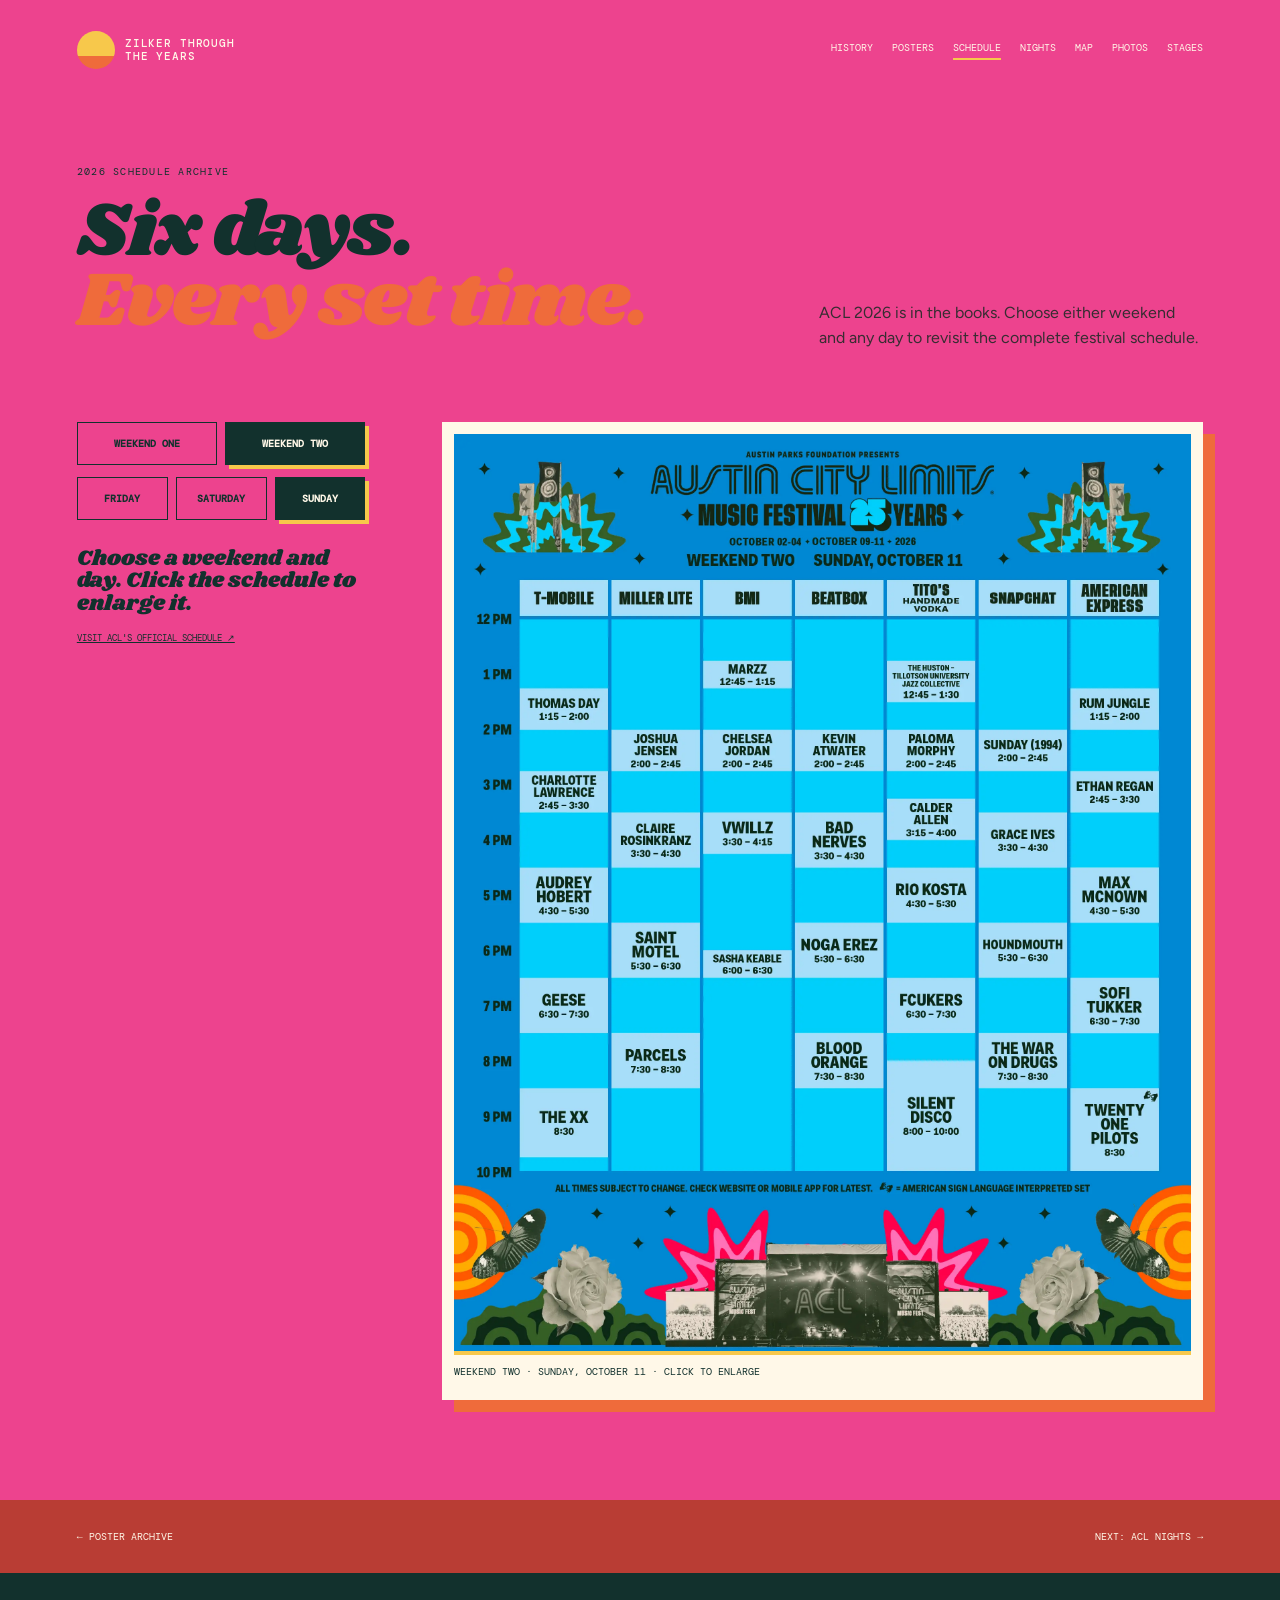
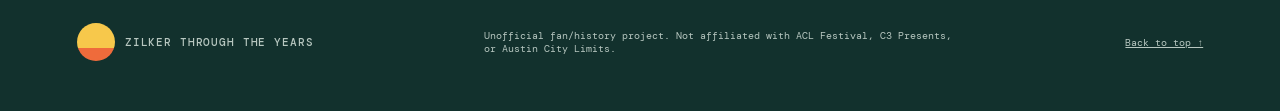
<file: schedule.html>
<!doctype html><html lang="en"><head><meta charset="utf-8"><meta name="viewport" content="width=device-width,initial-scale=1"><meta name="description" content="ACL Festival 2026 schedules and set times for both weekends."><meta name="theme-color" content="#12312d"><title>2026 Schedule — Zilker Through the Years</title><link rel="icon" href="images/acl/favicon.png"><link rel="apple-touch-icon" href="images/acl/apple-touch-icon.png"><link rel="preconnect" href="https://fonts.googleapis.com"><link rel="preconnect" href="https://fonts.gstatic.com" crossorigin><link href="https://fonts.googleapis.com/css2?family=DM+Mono:wght@400;500&family=Figtree:wght@400;600;700&family=Shrikhand&display=swap" rel="stylesheet"><link rel="stylesheet" href="styles.css"><link rel="stylesheet" href="redesign.css"><link rel="stylesheet" href="pages.css"><script src="site.js" defer></script></head>
<body class="inner-page"><a class="skip" href="#main">Skip to schedule</a><header><a class="brand" href="index.html"><i></i>Zilker Through<br>the Years</a><button id="menu" aria-expanded="false">Menu</button><nav><a href="history.html">History</a><a href="posters.html">Posters</a><a aria-current="page" href="schedule.html">Schedule</a><a href="nights.html">Nights</a><a href="map.html">Map</a><a href="photos.html">Photos</a><a href="stages.html">Stages</a></nav></header>
<main id="main"><section class="schedule" id="top"><div class="section-head"><div><p class="eyebrow">2026 Schedule Archive</p><h2>Six days.<br><em>Every set time.</em></h2></div><p>ACL 2026 is in the books. Choose either weekend and any day to revisit the complete festival schedule.</p></div><div class="schedule-picker"><input type="radio" name="schedule-weekend" id="schedule-w1"><input type="radio" name="schedule-weekend" id="schedule-w2" checked><input type="radio" name="schedule-day" id="schedule-fri"><input type="radio" name="schedule-day" id="schedule-sat"><input type="radio" name="schedule-day" id="schedule-sun" checked><div class="schedule-layout"><div class="schedule-controls"><div class="weekend-tabs" aria-label="Choose a festival weekend"><label for="schedule-w1">Weekend One</label><label for="schedule-w2">Weekend Two</label></div><div class="day-tabs" aria-label="Choose a festival day"><label for="schedule-fri">Friday</label><label for="schedule-sat">Saturday</label><label for="schedule-sun">Sunday</label></div><p class="schedule-help">Choose a weekend and day. Click the schedule to enlarge it.</p><a href="https://www.aclfestival.com/schedule" target="_blank" rel="noreferrer">Visit ACL's official schedule ↗</a></div><div class="schedule-panels"><figure class="schedule-viewer schedule-w1-fri"><a href="images/acl/acl-2026-schedule-w1-friday.webp" target="_blank"><img src="images/acl/acl-2026-schedule-w1-friday.webp" alt="ACL Festival 2026 Weekend One Friday schedule"></a><figcaption>Weekend One · Friday, October 2 · Click to enlarge</figcaption></figure><figure class="schedule-viewer schedule-w1-sat"><a href="images/acl/acl-2026-schedule-w1-saturday.png" target="_blank"><img src="images/acl/acl-2026-schedule-w1-saturday.png" alt="ACL Festival 2026 Weekend One Saturday schedule"></a><figcaption>Weekend One · Saturday, October 3 · Click to enlarge</figcaption></figure><figure class="schedule-viewer schedule-w1-sun"><a href="images/acl/acl-2026-schedule-w1-sunday.webp" target="_blank"><img src="images/acl/acl-2026-schedule-w1-sunday.webp" alt="ACL Festival 2026 Weekend One Sunday schedule"></a><figcaption>Weekend One · Sunday, October 4 · Click to enlarge</figcaption></figure><figure class="schedule-viewer schedule-w2-fri"><a href="images/acl/acl-2026-schedule-w2-friday.webp" target="_blank"><img src="images/acl/acl-2026-schedule-w2-friday.webp" alt="ACL Festival 2026 Weekend Two Friday schedule"></a><figcaption>Weekend Two · Friday, October 9 · Click to enlarge</figcaption></figure><figure class="schedule-viewer schedule-w2-sat"><a href="images/acl/acl-2026-schedule-w2-saturday.png" target="_blank"><img src="images/acl/acl-2026-schedule-w2-saturday.png" alt="ACL Festival 2026 Weekend Two Saturday schedule"></a><figcaption>Weekend Two · Saturday, October 10 · Click to enlarge</figcaption></figure><figure class="schedule-viewer schedule-w2-sun"><a href="images/acl/acl-2026-schedule-w2-sunday.webp" target="_blank"><img src="images/acl/acl-2026-schedule-w2-sunday.webp" alt="ACL Festival 2026 Weekend Two Sunday schedule"></a><figcaption>Weekend Two · Sunday, October 11 · Click to enlarge</figcaption></figure></div></div></div></section><div class="page-next"><a href="posters.html">← Poster archive</a><a href="nights.html">Next: ACL Nights →</a></div></main>
<footer><a class="brand" href="index.html"><i></i>Zilker Through the Years</a><p>Unofficial fan/history project. Not affiliated with ACL Festival, C3 Presents, or Austin City Limits.</p><a href="#top">Back to top ↑</a></footer></body></html>
</file>
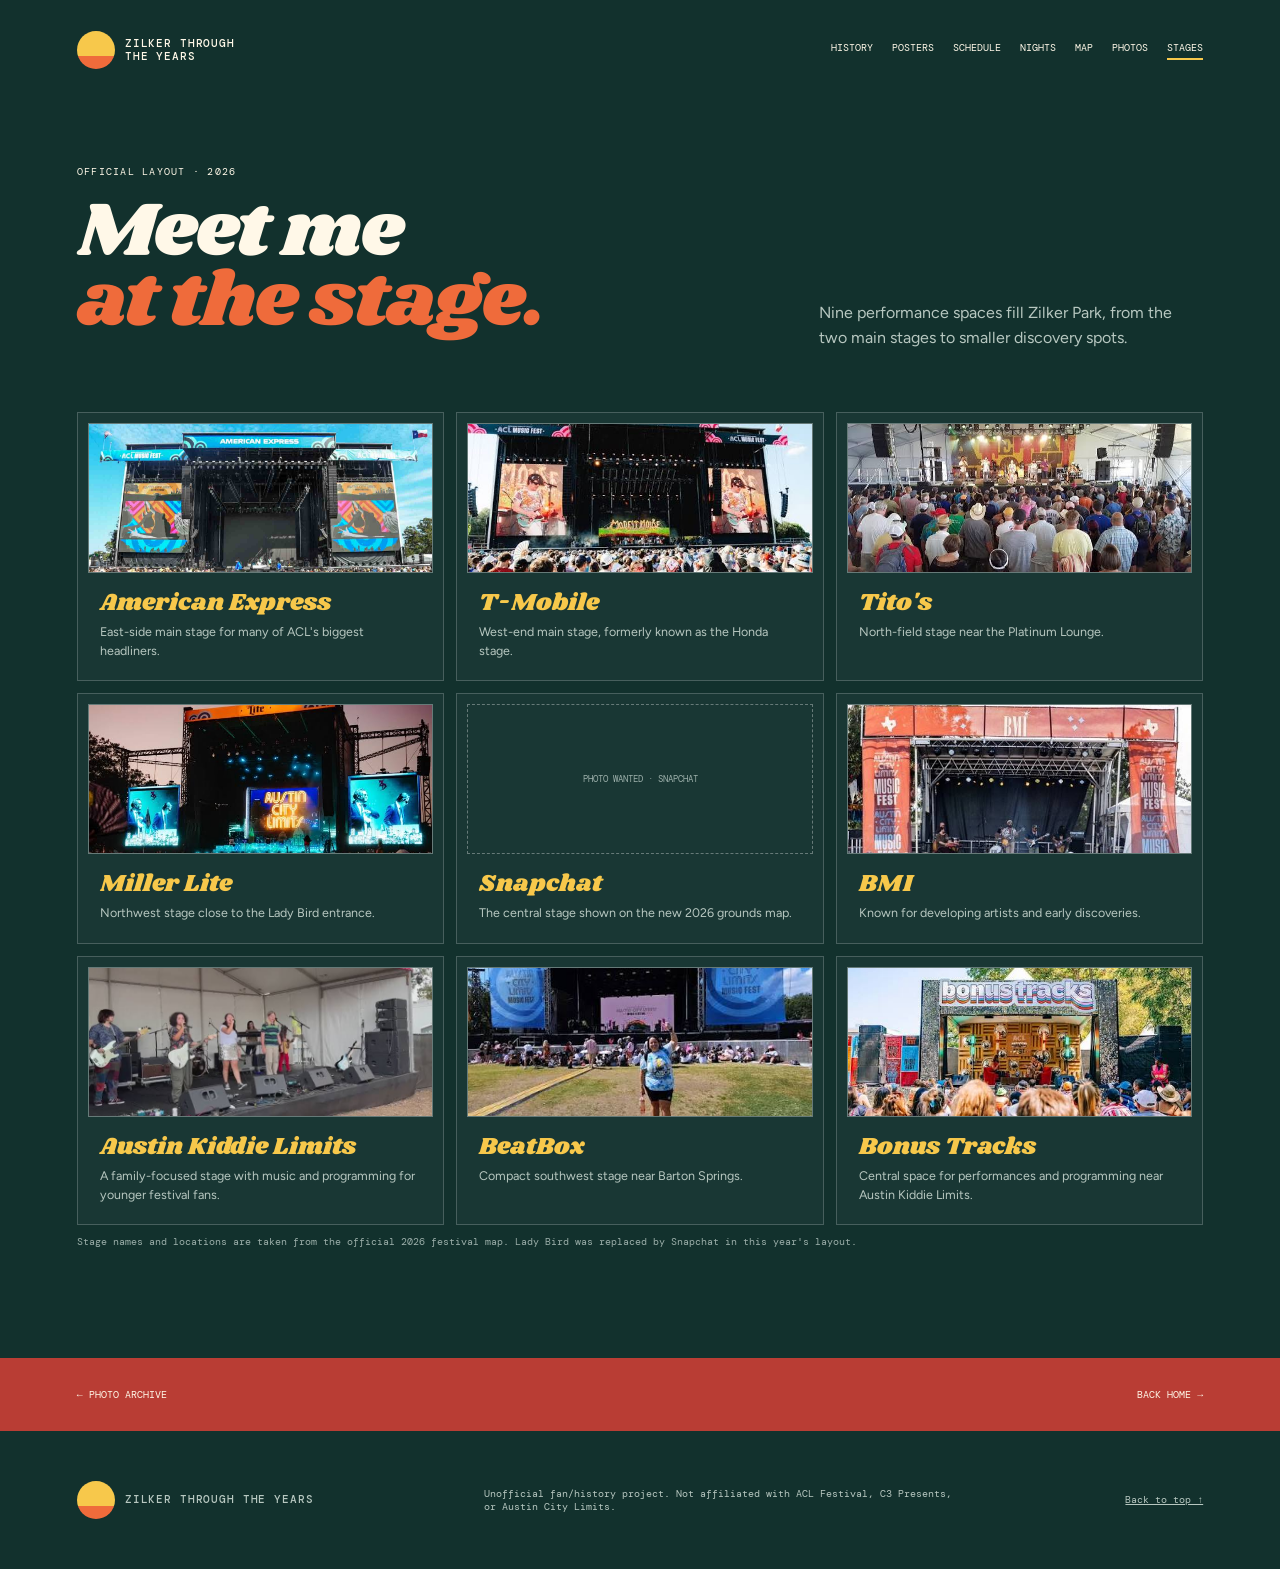
<file: stages.html>
<!doctype html><html lang="en"><head><meta charset="utf-8"><meta name="viewport" content="width=device-width,initial-scale=1"><meta name="description" content="A guide to the stages at Austin City Limits Music Festival."><meta name="theme-color" content="#12312d"><title>The Stages — Zilker Through the Years</title><link rel="icon" href="images/acl/favicon.png"><link rel="apple-touch-icon" href="images/acl/apple-touch-icon.png"><link rel="preconnect" href="https://fonts.googleapis.com"><link rel="preconnect" href="https://fonts.gstatic.com" crossorigin><link href="https://fonts.googleapis.com/css2?family=DM+Mono:wght@400;500&family=Figtree:wght@400;600;700&family=Shrikhand&display=swap" rel="stylesheet"><link rel="stylesheet" href="styles.css"><link rel="stylesheet" href="redesign.css"><link rel="stylesheet" href="pages.css"><script src="site.js" defer></script></head>
<body class="inner-page"><a class="skip" href="#main">Skip to stages</a><header><a class="brand" href="index.html"><i></i>Zilker Through<br>the Years</a><button id="menu" aria-expanded="false">Menu</button><nav><a href="history.html">History</a><a href="posters.html">Posters</a><a href="schedule.html">Schedule</a><a href="nights.html">Nights</a><a href="map.html">Map</a><a href="photos.html">Photos</a><a aria-current="page" href="stages.html">Stages</a></nav></header>
<main id="main"><section class="stages" id="top"><div class="section-head"><div><p class="eyebrow">Official layout · 2026</p><h2>Meet me<br><em>at the stage.</em></h2></div><p>Nine performance spaces fill Zilker Park, from the two main stages to smaller discovery spots.</p></div><div class="stage-grid"><article><a class="stage-photo has" href="images/acl/stage-american-express.jpg" target="_blank"><img src="images/acl/stage-american-express.jpg" alt="American Express stage"></a><h3>American Express</h3><p>East-side main stage for many of ACL's biggest headliners.</p></article><article><div class="stage-photo">+<small>Photo wanted · T-Mobile</small></div><h3>T-Mobile</h3><p>West-end main stage, formerly known as the Honda stage.</p></article><article><div class="stage-photo">+<small>Photo wanted · Tito's</small></div><h3>Tito's</h3><p>North-field stage near the Platinum Lounge.</p></article><article><div class="stage-photo">+<small>Photo wanted · Miller Lite</small></div><h3>Miller Lite</h3><p>Northwest stage close to the Lady Bird entrance.</p></article><article><div class="stage-photo"><small>Photo wanted · Snapchat</small></div><h3>Snapchat</h3><p>The central stage shown on the new 2026 grounds map.</p></article><article><div class="stage-photo">+<small>Photo wanted · BMI</small></div><h3>BMI</h3><p>Known for developing artists and early discoveries.</p></article><article><div class="stage-photo">+<small>Photo wanted · Austin Kiddie Limits</small></div><h3>Austin Kiddie Limits</h3><p>A family-focused stage with music and programming for younger festival fans.</p></article><article><div class="stage-photo">+<small>Photo wanted · BeatBox</small></div><h3>BeatBox</h3><p>Compact southwest stage near Barton Springs.</p></article><article><div class="stage-photo">+<small>Photo wanted · Bonus Tracks</small></div><h3>Bonus Tracks</h3><p>Central space for performances and programming near Austin Kiddie Limits.</p></article></div><p class="note">Stage names and locations are taken from the official 2026 festival map. Lady Bird was replaced by Snapchat in this year's layout.</p></section><div class="page-next"><a href="photos.html">← Photo archive</a><a href="index.html">Back home →</a></div></main>
<footer><a class="brand" href="index.html"><i></i>Zilker Through the Years</a><p>Unofficial fan/history project. Not affiliated with ACL Festival, C3 Presents, or Austin City Limits.</p><a href="#top">Back to top ↑</a></footer></body></html>
</file>
<file: styles.css>
:root{--ink:#12312d;--cream:#fff8e8;--paper:#f3e9d1;--orange:#ef6b3b;--yellow:#f7c84b;--pink:#ed438e;--blue:#70bbc2;--red:#b93d34;--mono:"DM Mono",monospace;--display:"Shrikhand",serif;--sans:"Figtree",sans-serif}*{box-sizing:border-box}html{scroll-behavior:smooth}body{margin:0;color:var(--ink);background:var(--paper);font-family:var(--sans);line-height:1.55}a{color:inherit}.skip{position:fixed;z-index:30;top:8px;left:8px;padding:10px;background:var(--cream);transform:translateY(-150%)}.skip:focus{transform:none}header{position:absolute;z-index:10;top:0;display:flex;width:100%;height:100px;padding:0 6vw;align-items:center;justify-content:space-between;color:var(--cream)}.brand{display:flex;align-items:center;gap:10px;font:500 .67rem/1.2 var(--mono);letter-spacing:.08em;text-decoration:none;text-transform:uppercase}.brand i{width:38px;height:38px;border-radius:50%;background:linear-gradient(var(--yellow) 65%,var(--orange) 65%)}nav{display:flex;gap:28px;font:.65rem var(--mono);text-transform:uppercase}nav a{text-decoration:none}#menu{display:none}.hero{display:grid;min-height:760px;padding:145px 6vw 90px;grid-template-columns:1fr .72fr;gap:7vw;align-items:center;color:var(--cream);background:var(--ink)}.eyebrow{font:.65rem var(--mono);letter-spacing:.12em;text-transform:uppercase}.hero h1,h2{margin:20px 0 30px;font:400 clamp(3.8rem,7vw,7.8rem)/.9 var(--display);letter-spacing:-.02em}em{color:var(--orange);font-style:normal}.lead{max-width:600px;color:#c3d0ca;font-size:1.15rem}.button{display:inline-block;margin-top:18px;padding:15px 19px;color:var(--ink);background:var(--orange);box-shadow:6px 6px var(--yellow);font:.68rem var(--mono);text-decoration:none;text-transform:uppercase}.hero figure{margin:0;padding:12px;background:var(--pink);box-shadow:12px 12px var(--yellow);transform:rotate(1.5deg)}.hero img{display:block;width:100%}.intro,.map,.numbers{display:grid;padding:105px 7vw;grid-template-columns:.55fr 1.45fr;gap:8vw}.intro h2,.map h2,.numbers h2,.section-head h2{font-size:clamp(3.3rem,6vw,6.5rem)}.intro>div>p{max-width:690px;font-size:1.2rem}.anniversary{display:grid;padding:90px 7vw;grid-template-columns:.55fr 1.25fr .55fr;gap:6vw;align-items:center;background:var(--blue)}.anniversary>b{display:grid;aspect-ratio:1;place-items:center;color:var(--cream);background:var(--red);border-radius:50%;font:400 clamp(5rem,10vw,10rem) var(--display)}.anniversary h2{font-size:clamp(3.4rem,6vw,6.6rem)}.anniversary dl div{display:flex;padding:14px 0;align-items:baseline;justify-content:space-between;border-top:1px solid #315e5a}.anniversary dt{font:2.6rem var(--display)}.anniversary dd{margin:0;font:.6rem var(--mono);text-transform:uppercase}.posters,.stages{padding:100px 6vw;color:var(--cream);background:var(--ink)}.section-head{display:grid;grid-template-columns:1.25fr .75fr;gap:8vw;align-items:end}.section-head>p{max-width:450px;color:#b7c7c0}.controls{display:grid;margin-top:50px;grid-template-columns:50px 1fr 50px;gap:12px;align-items:center}.controls>button{width:48px;height:48px;border:1px solid #ffffff55;border-radius:50%;color:var(--cream);background:#ffffff10;font-size:1.3rem}.poster-track{display:flex;overflow-x:auto;padding:25px 4px 35px;gap:18px;scroll-snap-type:x mandatory;scrollbar-width:none}.poster-card{position:relative;flex:0 0 250px;height:350px;padding:0;border:0;background:var(--cream);box-shadow:8px 10px #0004;scroll-snap-align:center;cursor:pointer;transition:.25s}.poster-card:hover,.poster-card.selected{transform:translateY(-14px) rotate(-1deg);outline:4px solid var(--yellow)}.poster-card img{width:100%;height:100%;object-fit:cover}.poster-card .cancel{display:grid;height:100%;place-items:center;color:var(--cream);background:var(--red);font:2.4rem var(--display)}.poster-caption{text-align:center;color:var(--yellow);font:2.7rem var(--display)}.lineup-details{display:grid;max-width:1050px;margin:25px auto 0;padding:25px;grid-template-columns:120px 1fr 1fr;gap:28px;border:1px solid #ffffff33;background:#ffffff0b}.lineup-details h3{margin:0;color:var(--yellow);font:2.6rem var(--display)}.lineup-details small{color:var(--orange);font:.58rem var(--mono);text-transform:uppercase}.lineup-details p{margin:6px 0 0;font-size:.85rem}.milestone{grid-column:1/-1;padding:12px;color:var(--ink);background:var(--yellow);font:.65rem var(--mono);text-transform:uppercase}.map{align-items:center;background:var(--yellow)}.map a{padding:12px;background:var(--cream);box-shadow:10px 12px var(--orange)}.map img{display:block;width:100%}.photos{padding:100px 6vw;background:var(--cream)}.photo-grid{display:grid;margin-top:50px;grid-template-columns:repeat(2,1fr);gap:24px}.photo-grid figure{margin:0}.photo-grid img{display:block;width:100%;height:330px;object-fit:cover;filter:saturate(.9)}figcaption{padding:10px 0;border-top:4px solid var(--yellow);font:.6rem var(--mono);text-transform:uppercase}.stage-grid{display:grid;margin-top:45px;grid-template-columns:repeat(3,1fr);gap:12px}.stage-grid article{padding:10px 10px 20px;border:1px solid #ffffff33;background:#ffffff08}.stage-photo{display:flex;height:150px;align-items:center;justify-content:center;flex-direction:column;border:1px dashed #ffffff55;color:#9cafaa;text-decoration:none;font-size:1.5rem}.stage-photo small{font:.55rem var(--mono);text-transform:uppercase}.stage-photo img{width:100%;height:100%;object-fit:cover}.stage-photo.has{display:block;overflow:hidden;border-style:solid}.stage-grid h3{margin:18px 12px 7px;color:var(--yellow);font:1.5rem/1 var(--display)}.stage-grid p{margin:0 12px;color:#b7c7c0;font-size:.78rem}.note{color:#9cafaa;font:.6rem var(--mono)}.numbers>div{display:grid;grid-template-columns:1fr 1fr;gap:7vw}.numbers dl div{display:grid;padding:18px 0;grid-template-columns:minmax(190px,auto) 1fr;gap:28px;align-items:center;border-top:1px solid #12312d44}.numbers dt{font:3.8rem/1 var(--display);white-space:nowrap}.numbers dd{margin:0;font:.65rem var(--mono);text-transform:uppercase}footer{display:flex;padding:50px 6vw;align-items:center;justify-content:space-between;gap:35px;color:#b7c7c0;background:var(--ink);font:.6rem var(--mono)}footer p{max-width:470px;margin:0}@media(max-width:850px){nav{display:none}nav.open{position:absolute;top:75px;right:20px;display:flex;padding:20px;flex-direction:column;color:var(--ink);background:var(--cream)}#menu{display:block;border:0;color:var(--cream);background:none;font:inherit}.hero,.anniversary,.intro,.map,.numbers,.numbers>div,.section-head{grid-template-columns:1fr}.hero figure{max-width:550px}.stage-grid{grid-template-columns:repeat(2,1fr)}.lineup-details{grid-template-columns:1fr 1fr}.lineup-details h3{grid-column:1/-1}}@media(max-width:560px){header{height:78px}.hero{padding:115px 24px 70px}.intro,.anniversary,.posters,.map,.photos,.stages,.numbers{padding:70px 24px}.anniversary>b{width:170px}.controls{grid-template-columns:38px 1fr 38px}.controls>button{width:38px;height:38px}.poster-card{flex-basis:205px;height:290px}.lineup-details,.photo-grid,.stage-grid{grid-template-columns:1fr}.photo-grid img{height:270px}.numbers dl div{grid-template-columns:1fr;gap:4px}.numbers dd{padding-left:2px}footer{align-items:flex-start;flex-direction:column}}
</file>
<file: redesign.css>
.hero{position:relative;overflow:hidden;background:radial-gradient(circle at 76% 22%,#224d46 0 9%,transparent 30%),var(--ink)}
.hero::before,.hero::after{position:absolute;width:230px;height:230px;border:42px solid var(--orange);border-radius:50%;content:"";opacity:.18}
.hero::before{top:-120px;left:38%}.hero::after{right:-100px;bottom:-110px;border-color:var(--pink)}
.hero-copy,.hero-poster{position:relative;z-index:1;animation:hero-rise .85s both cubic-bezier(.2,.8,.2,1)}
.hero-poster{animation-delay:.16s}
.hero-actions{display:flex;align-items:center;flex-wrap:wrap;gap:18px}
.button-primary{color:var(--cream);background:#9e2f29;box-shadow:6px 6px var(--yellow)}
.button-secondary{color:var(--cream);background:transparent;box-shadow:none;border:1px solid #fff8e899}
.button:focus-visible,.button:hover{outline:3px solid var(--yellow);outline-offset:4px}
@keyframes hero-rise{from{opacity:0;transform:translateY(32px)}to{opacity:1;transform:translateY(0)}}

.history-timeline{position:relative;max-width:1050px;margin:78px auto 0;padding-left:92px}
.history-timeline::before{position:absolute;top:10px;bottom:15px;left:37px;width:3px;background:var(--orange);content:""}
.history-timeline article{position:relative;display:grid;padding:0 0 65px;grid-template-columns:150px 1fr;gap:38px}
.history-timeline article::before{position:absolute;top:9px;left:-64px;width:17px;height:17px;border:5px solid var(--cream);border-radius:50%;background:var(--orange);box-shadow:0 0 0 2px var(--orange);content:""}
.history-timeline time{color:var(--red);font:400 clamp(2.2rem,4vw,4rem)/1 var(--display)}
.history-timeline span{color:var(--red);font:.6rem var(--mono);letter-spacing:.1em;text-transform:uppercase}
.history-timeline h3{margin:9px 0 12px;font:400 clamp(1.8rem,3vw,3rem)/1 var(--display)}
.history-timeline p{max-width:650px;margin:0;font-size:1rem}
.history-timeline .history-now{margin-left:-22px;padding:30px 32px;color:var(--cream);background:var(--red);box-shadow:10px 10px var(--yellow)}
.history-timeline .history-now::before{top:39px;left:-42px;background:var(--yellow);box-shadow:0 0 0 2px var(--yellow)}
.history-timeline .history-now time,.history-timeline .history-now span{color:var(--yellow)}

.poster-card img{object-fit:contain!important;background:var(--cream)}
.schedule{padding:100px 6vw;background:var(--pink)}
.schedule .section-head>p{color:#372d32}
.schedule-layout{display:grid;margin-top:55px;grid-template-columns:minmax(230px,.55fr) minmax(0,1.45fr);gap:6vw;align-items:start}
.schedule-picker>input{position:absolute;width:1px;height:1px;opacity:0;pointer-events:none}
.schedule-controls{position:sticky;top:25px}
.weekend-tabs,.day-tabs{display:grid;gap:8px}.weekend-tabs{grid-template-columns:1fr 1fr}.day-tabs{margin-top:12px;grid-template-columns:repeat(3,1fr)}
.weekend-tabs label,.day-tabs label{padding:14px 10px;border:1px solid var(--ink);color:var(--ink);background:transparent;font:600 .62rem var(--mono);text-align:center;text-transform:uppercase;cursor:pointer}
#schedule-w1:checked~.schedule-layout label[for="schedule-w1"],#schedule-w2:checked~.schedule-layout label[for="schedule-w2"],#schedule-fri:checked~.schedule-layout label[for="schedule-fri"],#schedule-sat:checked~.schedule-layout label[for="schedule-sat"],#schedule-sun:checked~.schedule-layout label[for="schedule-sun"]{color:var(--cream);background:var(--ink);box-shadow:4px 4px var(--yellow)}
.schedule-help{margin:28px 0 8px;font:400 1.35rem/1.05 var(--display)}
.schedule-controls>a{font:.58rem var(--mono);text-transform:uppercase}
.schedule-viewer{display:none;margin:0;padding:12px;background:var(--cream);box-shadow:12px 12px var(--orange)}
.schedule-viewer a,.schedule-viewer img{display:block;width:100%}
.schedule-viewer img{height:auto}
#schedule-w1:checked~#schedule-fri:checked~.schedule-layout .schedule-w1-fri,#schedule-w1:checked~#schedule-sat:checked~.schedule-layout .schedule-w1-sat,#schedule-w1:checked~#schedule-sun:checked~.schedule-layout .schedule-w1-sun,#schedule-w2:checked~#schedule-fri:checked~.schedule-layout .schedule-w2-fri,#schedule-w2:checked~#schedule-sat:checked~.schedule-layout .schedule-w2-sat,#schedule-w2:checked~#schedule-sun:checked~.schedule-layout .schedule-w2-sun{display:block}
.nights{display:grid;padding:95px 6vw;grid-template-columns:.55fr 1.45fr;gap:7vw;color:var(--cream);background:var(--ink)}
.nights-intro{align-self:start}.nights h2{margin:20px 0 25px;font-size:clamp(3.5rem,6vw,6.5rem)}.nights-intro>p:not(.eyebrow){max-width:420px;color:#b7c7c0}
.night-grid{display:grid;grid-template-columns:repeat(2,minmax(0,1fr));gap:12px}
.night-grid article{display:flex;min-height:210px;padding:24px;flex-direction:column;border:1px solid #ffffff35;background:#ffffff0a}
.night-grid time{color:var(--orange);font:.6rem var(--mono);letter-spacing:.08em;text-transform:uppercase}
.night-grid h3{margin:18px 0 5px;color:var(--yellow);font:400 clamp(1.7rem,3vw,2.7rem)/.95 var(--display)}
.night-grid p{margin:0;color:#b7c7c0;font-size:.82rem}
.night-grid footer{display:flex;margin-top:auto;padding:18px 0 0;justify-content:space-between;gap:15px;color:var(--cream);background:none;font:.55rem var(--mono);text-transform:uppercase}
.nights-note{grid-column:2;margin:10px 0 0;color:#91aaa1;font:.55rem var(--mono)}
.map{grid-template-columns:.48fr 1.52fr}.map-full-link{display:inline-block;margin-top:14px;padding:0!important;background:none!important;box-shadow:none!important;font:.62rem var(--mono);text-transform:uppercase}
.map-interactive{position:relative;padding:12px;background:var(--cream);box-shadow:10px 12px var(--orange)}
.map-interactive>img{width:100%;height:auto}
.map-hotspots{position:absolute;inset:12px}
.map-hotspot{position:absolute;width:30px;height:30px;padding:0;border:3px solid var(--cream);border-radius:50%;color:var(--cream);background:var(--red);box-shadow:0 2px 7px #0008;cursor:pointer;transform:translate(-50%,-50%)}
.map-hotspot::after{font:700 .65rem var(--sans);content:"♪"}
.map-hotspot:is(:hover,:focus-visible,.active){z-index:3;background:var(--ink);outline:3px solid var(--yellow);transform:translate(-50%,-50%) scale(1.22)}
.map-preview{position:absolute;right:20px;bottom:18px;width:min(160px,20%);margin:0;padding:5px;background:var(--cream);box-shadow:5px 5px var(--pink);pointer-events:none}
.map-preview img{width:100%;aspect-ratio:16/10;object-fit:cover}
.map-preview figcaption{padding:6px 2px 1px;border:0;font-size:.52rem}
.photo-grid img{height:auto;aspect-ratio:16/10;object-fit:cover}
.photo-grid figure:nth-child(3) img,.photo-grid figure:nth-child(6) img{object-position:center 35%}
.numbers dl div{grid-template-columns:minmax(210px,auto) 1fr}

@media(max-width:850px){.map,.schedule-layout,.nights{grid-template-columns:1fr}.schedule-controls{position:static}.nights-note{grid-column:1}.history-timeline{margin-top:55px;padding-left:70px}.history-timeline article{grid-template-columns:115px 1fr}.history-timeline::before{left:25px}.history-timeline article::before{left:-53px}}
@media(max-width:620px){.hero-actions{align-items:stretch;flex-direction:column}.button{text-align:center}.schedule,.nights{padding:70px 24px}.weekend-tabs,.night-grid{grid-template-columns:1fr}.history-timeline{padding-left:38px}.history-timeline::before{left:8px}.history-timeline article{padding-bottom:50px;grid-template-columns:1fr;gap:10px}.history-timeline article::before{left:-38px}.history-timeline .history-now{margin-left:-10px;padding:24px}.history-timeline .history-now::before{left:-27px}.map-preview{right:15px;bottom:14px;width:27%}.map-hotspot{width:25px;height:25px}.numbers dl div{grid-template-columns:1fr}}
@media(prefers-reduced-motion:reduce){.hero-copy,.hero-poster{animation:none}.poster-card{transition:none}}
</file>
<file: pages.css>
.inner-page header{position:absolute}.inner-page main>section:first-child{padding-top:155px;min-height:calc(100vh - 120px)}
.photos-page header,.photos-page #menu,.history-page header,.history-page #menu{color:var(--ink)}.photos-page .photos .section-head>p{color:#36534e}
.photo-year-heading{margin:48px 0 0;font:400 clamp(1.7rem,3vw,2.4rem)/1.2 var(--display)}.photo-grid-2026{margin-top:24px}.photo-grid-2026 .photo-wide{grid-column:1/-1}.photo-grid-2026 img{height:auto;aspect-ratio:auto;object-fit:contain;filter:none}.photo-grid-2026 figcaption{font-size:.66rem;line-height:1.7}.photo-credit{display:block}.photo-credit a{text-underline-offset:3px}
.inner-page nav{gap:19px}.inner-page nav a[aria-current="page"]{padding-bottom:4px;border-bottom:2px solid var(--yellow)}
.page-intro{padding:155px 7vw 70px;color:var(--cream);background:var(--ink)}
.page-intro h1{margin:20px 0 25px;font:400 clamp(4rem,8vw,8rem)/.9 var(--display)}
.page-intro p:last-child{max-width:650px;color:#b7c7c0;font-size:1.15rem}
.site-directory{padding:100px 6vw;background:var(--cream)}
.season-note{margin:30px 0 0;color:#c3d0ca;font:.7rem/1.8 var(--mono)}.season-note a{color:var(--yellow);text-underline-offset:4px}.season-note a:focus-visible{outline:2px solid var(--yellow);outline-offset:4px}
.home-gallery{padding:100px 6vw;color:var(--cream);background:var(--red)}
.home-gallery-head{display:grid;margin-bottom:42px;grid-template-columns:.55fr 1.15fr auto;gap:5vw;align-items:end}.home-gallery-head h2{margin:0;font-size:clamp(3.5rem,6vw,6.5rem)}.home-gallery-head>a{padding-bottom:5px;font:.6rem var(--mono);text-transform:uppercase}
.home-photo-grid{display:grid;grid-template-columns:1.2fr .8fr .8fr;grid-template-rows:repeat(2,minmax(230px,27vw));gap:18px}
.home-photo-grid figure{position:relative;overflow:hidden;margin:0;background:var(--ink)}.home-photo-grid a,.home-photo-grid img{display:block;width:100%;height:100%}.home-photo-grid img{object-fit:cover;transition:transform .45s ease}.home-photo-grid figure:hover img{transform:scale(1.025)}
.home-photo-grid figcaption{position:absolute;right:0;bottom:0;left:0;padding:34px 16px 12px;border:0;color:var(--cream);background:linear-gradient(transparent,#12312dd9)}
.home-photo-wide{grid-row:1/3}.home-photo-wide img{object-position:center 60%}.home-photo-grid figure:nth-child(2){grid-column:2/4}.home-photo-grid figure:nth-child(2) img{object-position:center 45%}.home-photo-grid figure:nth-child(3) img{object-position:center 35%}
.directory-head{display:grid;grid-template-columns:.55fr 1.45fr;gap:8vw}.directory-head h2{margin-top:0}
.directory-grid{display:grid;margin-top:55px;grid-template-columns:repeat(2,minmax(0,1fr));border-top:1px solid #12312d33;border-left:1px solid #12312d33}
.directory-grid a{min-height:245px;padding:32px;border-right:1px solid #12312d33;border-bottom:1px solid #12312d33;text-decoration:none;transition:.2s}
.directory-grid a:hover{color:var(--cream);background:var(--red)}.directory-grid a:hover span{color:var(--yellow)}
.directory-grid span{color:var(--red);font:.6rem var(--mono)}.directory-grid h3{margin:18px 0 10px;font:400 clamp(1.9rem,3vw,3rem)/1 var(--display)}.directory-grid p{max-width:480px;margin:0}
.page-next{display:flex;padding:30px 6vw;justify-content:space-between;color:var(--cream);background:var(--red);font:.62rem var(--mono);text-transform:uppercase}.page-next a{text-decoration:none}
@media(max-width:1050px){.inner-page nav{gap:12px;font-size:.57rem}}
@media(max-width:850px){.directory-head,.directory-grid,.home-gallery-head{grid-template-columns:1fr}.home-gallery-head{gap:12px}.home-photo-grid{grid-template-columns:1fr 1fr;grid-template-rows:440px 260px 260px}.home-photo-wide{grid-column:1/3;grid-row:auto}.home-photo-grid figure:nth-child(2){grid-column:1/3}.inner-page nav{gap:28px;font-size:.65rem}}
@media(max-width:560px){.page-intro{padding:120px 24px 60px}.site-directory,.home-gallery{padding:70px 24px}.home-photo-grid{grid-template-columns:1fr;grid-template-rows:420px repeat(3,230px)}.home-photo-wide,.home-photo-grid figure:nth-child(2){grid-column:auto}.directory-grid a{min-height:0;padding:26px 22px}.page-next{padding:25px 24px;gap:20px;flex-direction:column}}
</file>
<file: history.css>
.history{padding:110px 7vw;color:var(--ink);background:var(--cream)}.history-lead{display:grid;grid-template-columns:.55fr 1.45fr;column-gap:8vw}.history-lead .eyebrow{grid-row:1/3}.history-lead h2{margin-top:0;font-size:clamp(3.8rem,7vw,7.5rem)}.history-intro{max-width:760px;font-size:1.22rem;font-weight:600}.history-story{display:grid;margin-top:75px;grid-template-columns:repeat(2,1fr);border-top:1px solid #12312d33;border-left:1px solid #12312d33}.history-story article{position:relative;min-height:300px;padding:42px;border-right:1px solid #12312d33;border-bottom:1px solid #12312d33}.history-story span{color:var(--red);font:.6rem var(--mono);letter-spacing:.09em;text-transform:uppercase}.history-story h3{max-width:470px;margin:22px 0 16px;font:400 clamp(1.8rem,3vw,3rem)/1 var(--display)}.history-story p{max-width:600px;margin:0}.history-now{color:var(--cream);background:var(--red)}.history-now span{color:var(--yellow)}.history-sources{display:flex;margin-top:35px;align-items:center;gap:20px;flex-wrap:wrap;font:.58rem var(--mono);text-transform:uppercase}.history-sources strong{color:var(--red)}.history-sources a{padding-bottom:3px;border-bottom:1px solid currentColor;text-decoration:none}@media(max-width:850px){.history-lead{grid-template-columns:1fr}.history-lead .eyebrow{grid-row:auto}.history-story{grid-template-columns:1fr}.history-story article{min-height:0}}@media(max-width:560px){.history{padding:72px 24px}.history-story{margin-top:48px}.history-story article{padding:28px 24px}.history-sources{align-items:flex-start;flex-direction:column;gap:12px}}
</file>
<file: fan.css>
.controls{position:relative;grid-template-columns:54px minmax(0,1fr) 54px;gap:0}
.poster-track{position:relative;display:block;height:560px;overflow:hidden;padding:0;scroll-snap-type:none;touch-action:pan-y pinch-zoom;user-select:none;-webkit-user-select:none;cursor:grab}
.poster-track.dragging{cursor:grabbing}
.poster-track:focus-visible{outline:2px solid var(--yellow);outline-offset:4px;border-radius:8px}
.poster-card,.poster-card:hover,.poster-card.selected{position:absolute;top:34px;left:50%;display:block;width:300px;height:430px;margin:0;padding:0;opacity:0;pointer-events:none;transform:translate3d(calc(-50% + var(--x,0px)),var(--y,0px),0) rotate(var(--r,0deg)) scale(var(--s,.7));transform-origin:50% 100%;transition:none}
.poster-card.visible{opacity:var(--opacity,1);pointer-events:auto;will-change:transform}
.poster-card.selected{outline:3px solid var(--yellow);outline-offset:6px}
.poster-card:focus-visible{outline:3px solid var(--cream);outline-offset:6px}
.poster-card img{pointer-events:none;-webkit-user-drag:none}
.controls>button{position:relative;z-index:130;cursor:pointer}
.controls>button:disabled{opacity:.3;cursor:default}
.controls>button:focus-visible{outline:3px solid var(--yellow);outline-offset:4px}
.poster-caption{margin-top:-58px}
.poster-open-hint{margin:0;text-align:center;color:#b7c7c0;font:500 .6rem/1.6 var(--mono);letter-spacing:.04em;text-transform:uppercase}
.poster-dots{display:flex;max-width:850px;margin:20px auto 28px;justify-content:center;flex-wrap:wrap;gap:6px}
.poster-dots button{min-width:47px;min-height:34px;padding:7px 9px;border:1px solid #ffffff38;border-radius:5px;color:var(--cream);background:transparent;font:500 .62rem var(--mono);cursor:pointer;transition:background .15s,color .15s}
.poster-dots button:hover{border-color:var(--yellow)}
.poster-dots button.active{border-color:var(--yellow);color:var(--ink);background:var(--yellow)}
.poster-dots button:focus-visible{outline:2px solid var(--cream);outline-offset:3px}
@media(max-width:900px){.poster-track{height:475px}.poster-card,.poster-card:hover,.poster-card.selected{width:245px;height:350px}.poster-caption{margin-top:-55px}}
@media(max-width:560px){.controls{margin-inline:-14px;grid-template-columns:38px minmax(0,1fr) 38px}.controls>button{width:38px;height:38px}.poster-track{height:390px}.poster-card,.poster-card:hover,.poster-card.selected{top:24px;width:190px;height:275px}.poster-caption{margin-top:-62px;font-size:2.2rem}.poster-dots{max-width:330px}.poster-dots button{min-height:44px}}
@media(prefers-reduced-motion:reduce){.poster-dots button{transition:none}}
</file>
